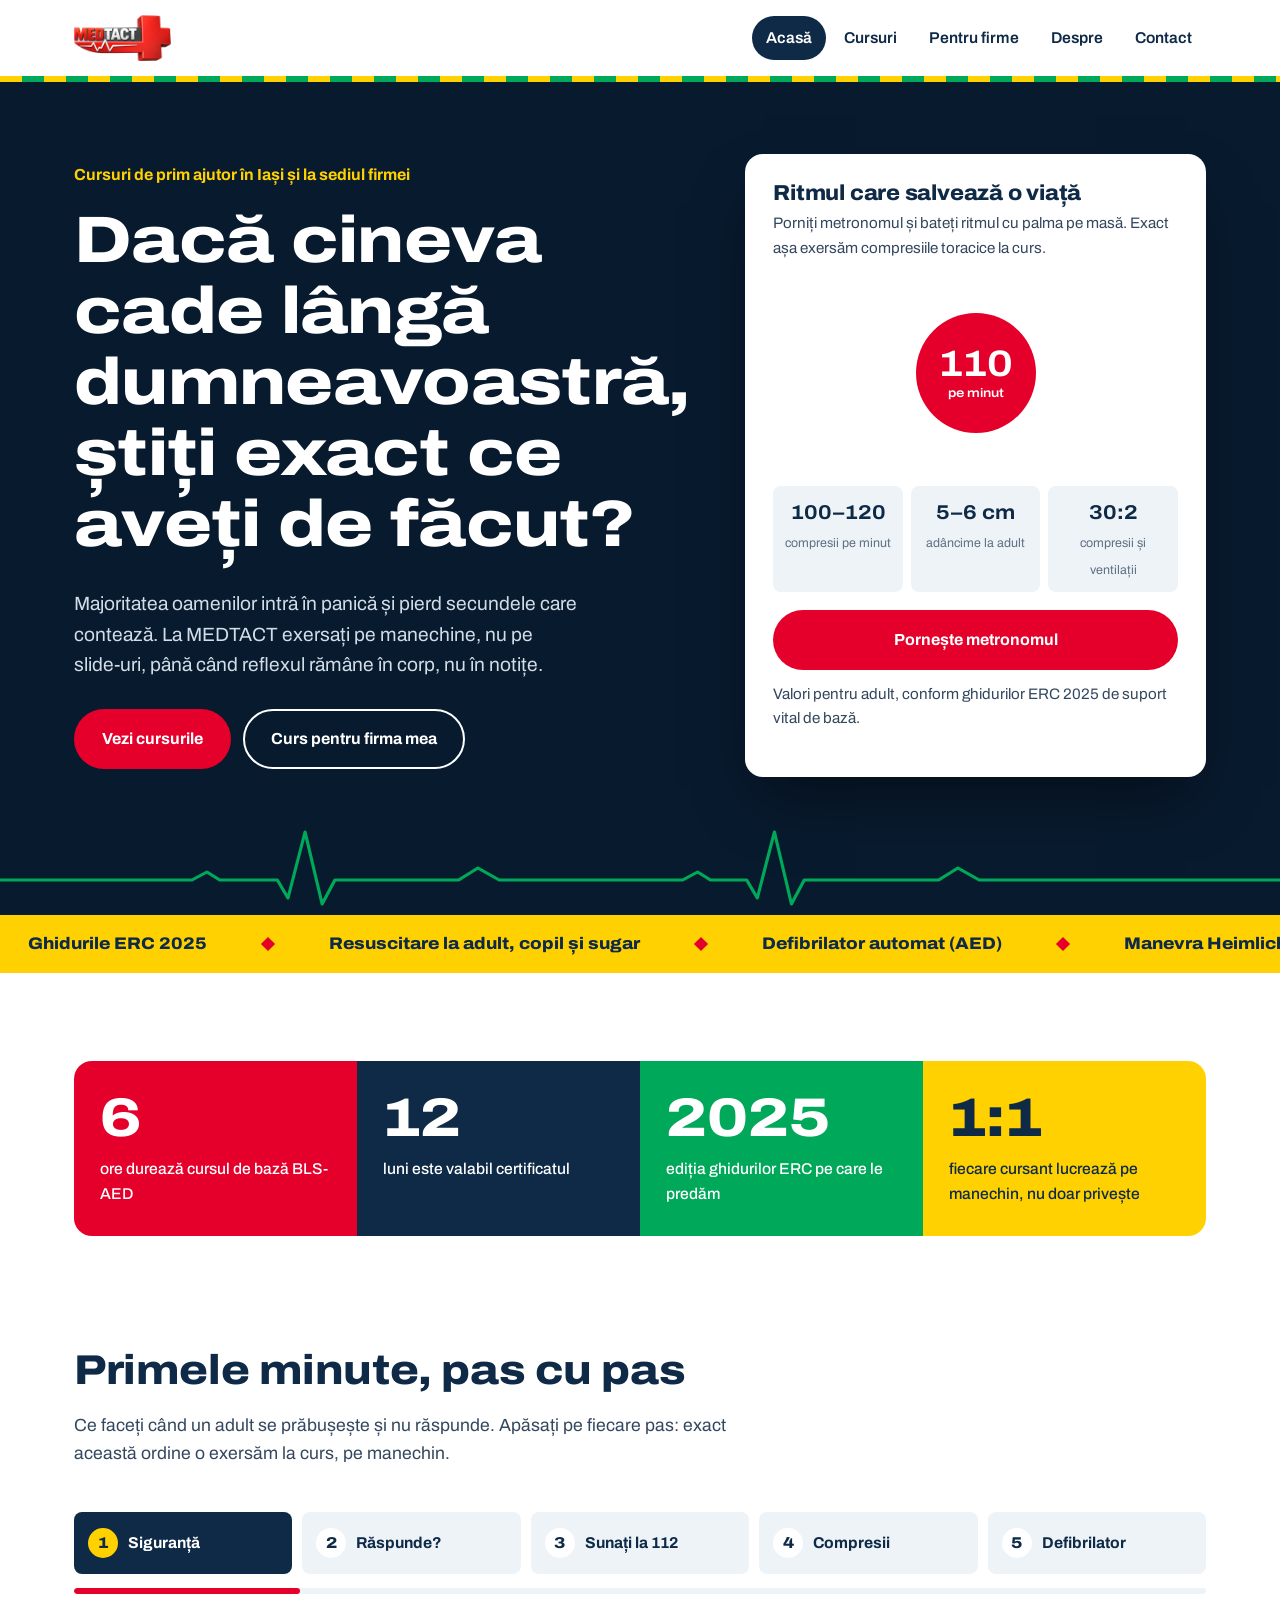
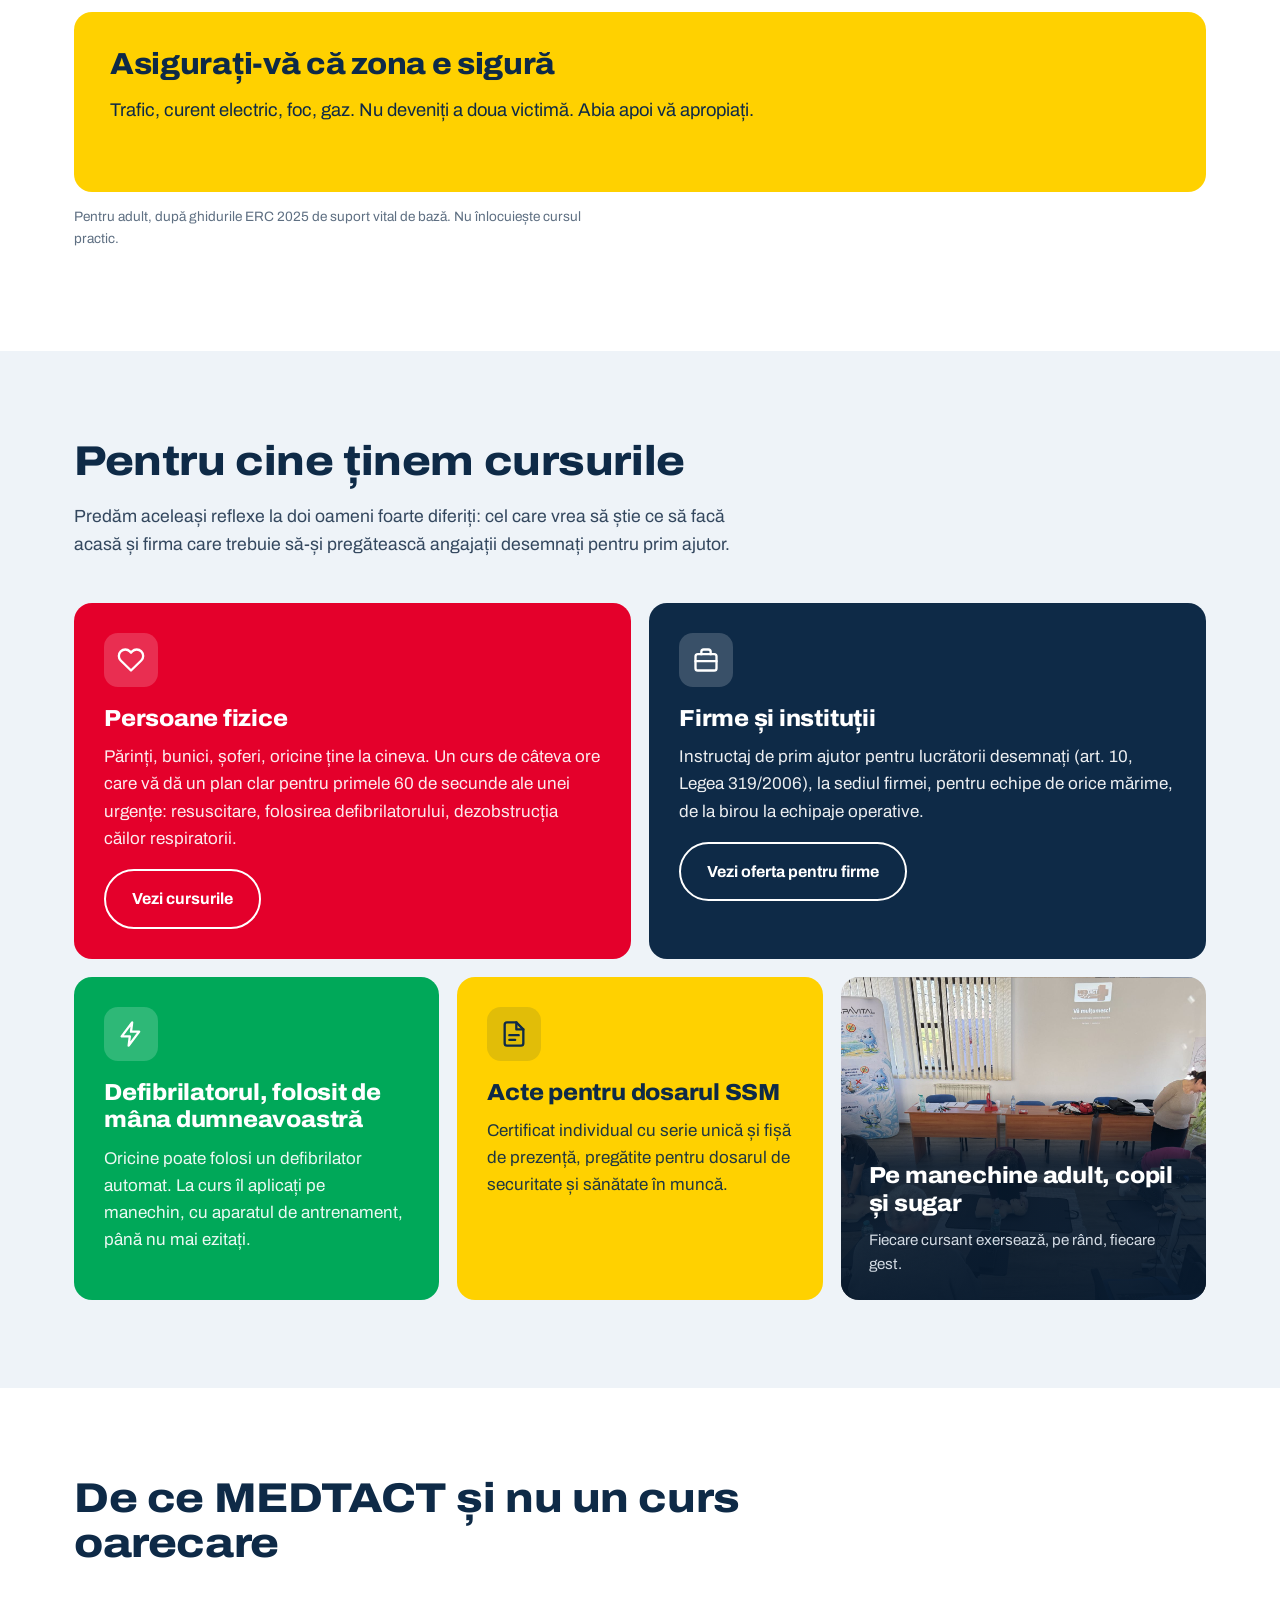
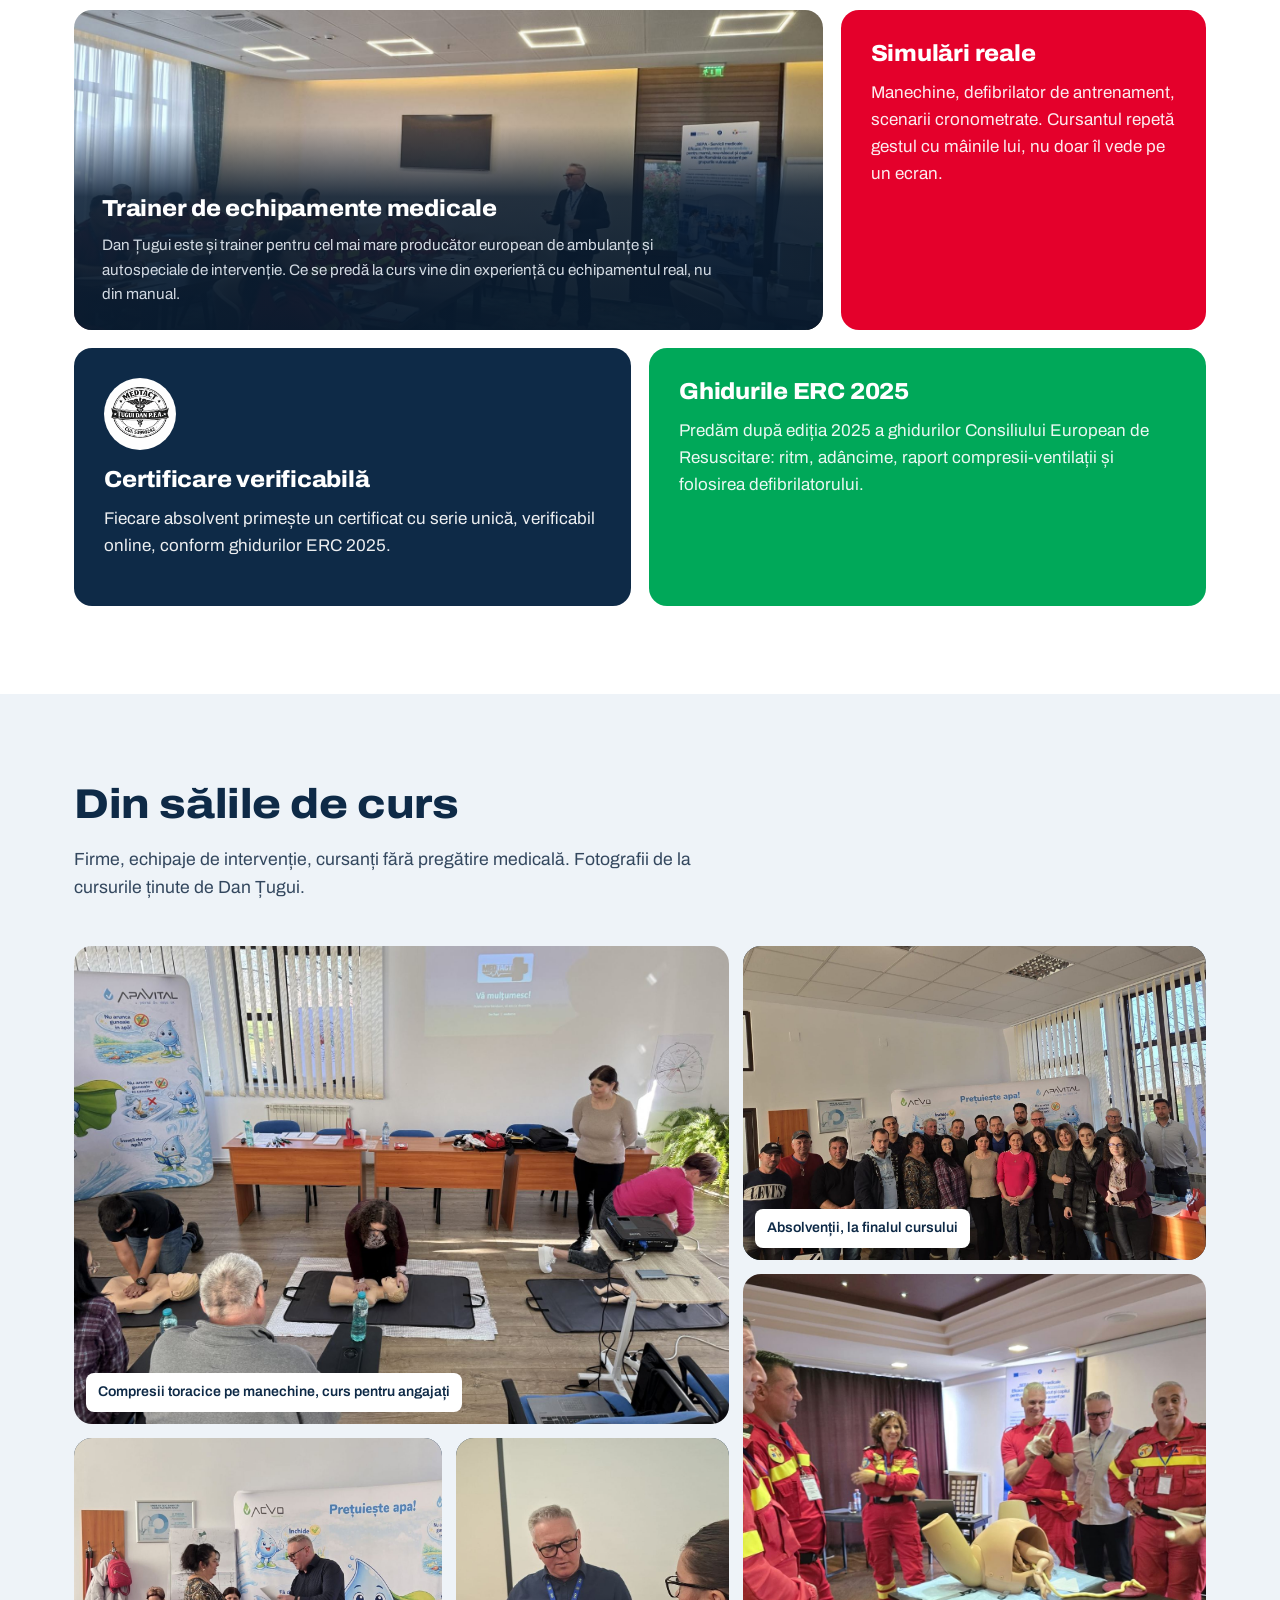
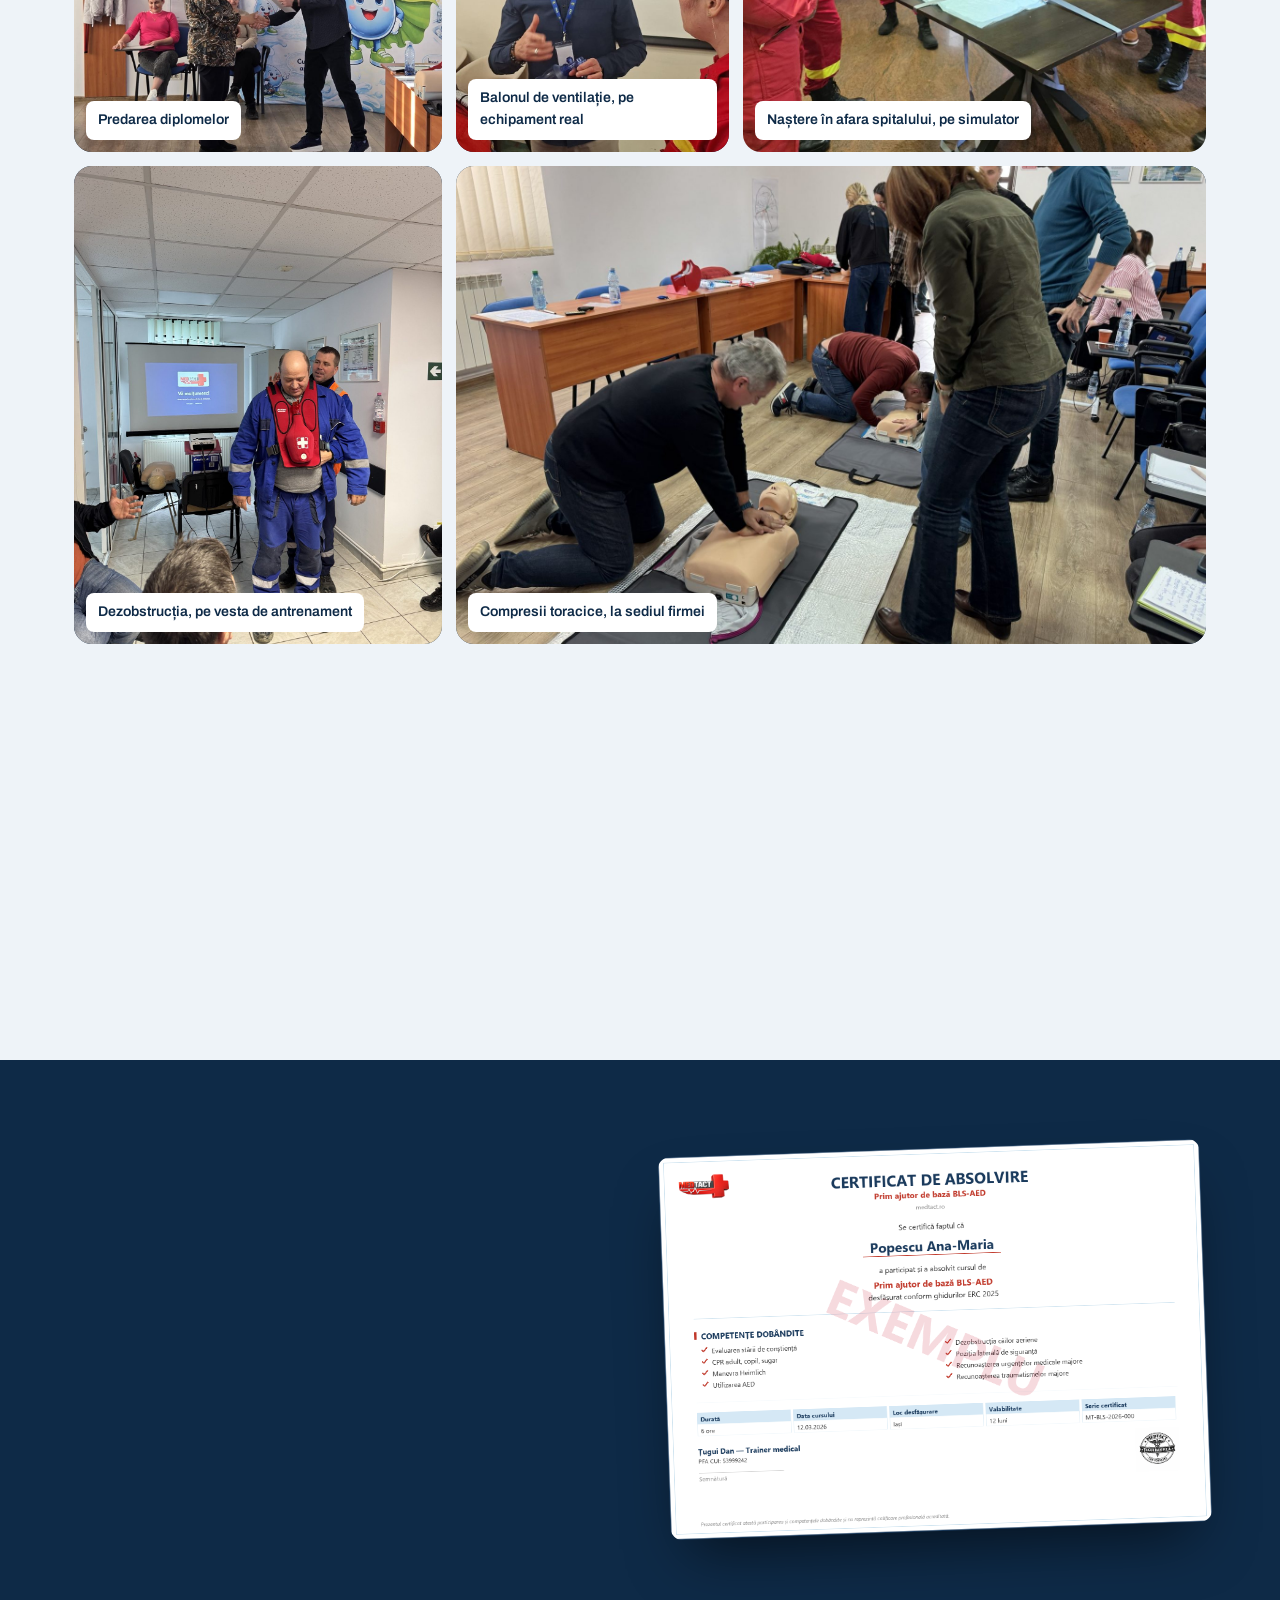
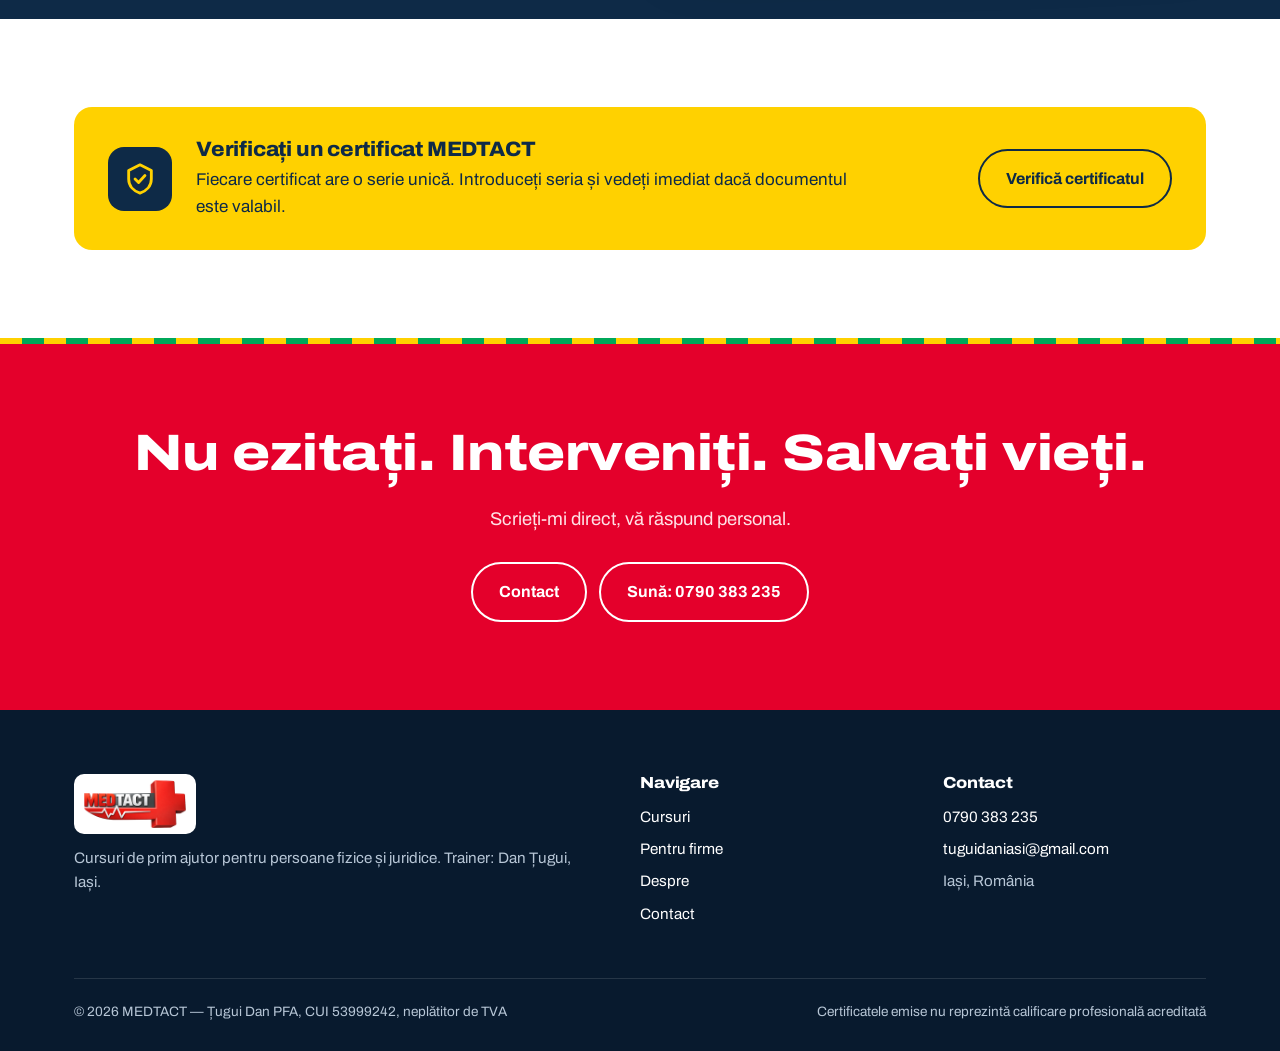
<file: index.html>
<!DOCTYPE html>
<html lang="ro">
<head>
<meta charset="UTF-8">
<meta name="viewport" content="width=device-width, initial-scale=1.0">
<title>MEDTACT — Cursuri de prim ajutor pentru persoane și firme | Iași</title>
<meta name="description" content="Cursuri de prim ajutor cu simulări reale, nu PowerPoint. Pentru persoane fizice și firme, susținute de Dan Țugui, formator și trainer medical în Iași.">
<link rel="canonical" href="https://medtact.ro/">
<meta property="og:type" content="website">
<meta property="og:site_name" content="MEDTACT">
<meta property="og:locale" content="ro_RO">
<meta property="og:title" content="MEDTACT — Cursuri de prim ajutor pentru persoane și firme | Iași">
<meta property="og:description" content="Cursuri de prim ajutor cu simulări reale, nu PowerPoint. Pentru persoane fizice și firme, susținute de Dan Țugui, formator și trainer medical în Iași.">
<meta property="og:url" content="https://medtact.ro/">
<meta property="og:image" content="https://medtact.ro/assets/og-image.png">
<meta property="og:image:width" content="1200">
<meta property="og:image:height" content="630">
<meta name="twitter:card" content="summary_large_image">
<meta name="twitter:title" content="MEDTACT — Cursuri de prim ajutor pentru persoane și firme | Iași">
<meta name="twitter:description" content="Cursuri de prim ajutor cu simulări reale, nu PowerPoint. Pentru persoane fizice și firme, susținute de Dan Țugui, formator și trainer medical în Iași.">
<meta name="twitter:image" content="https://medtact.ro/assets/og-image.png">
<link rel="icon" href="assets/favicon.ico">
<link rel="stylesheet" href="assets/style.css?v=6">
<script type="application/ld+json">
{
  "@context": "https://schema.org",
  "@type": "EducationalOrganization",
  "name": "MEDTACT",
  "url": "https://medtact.ro/",
  "logo": "https://medtact.ro/assets/logo-cropped.png",
  "image": "https://medtact.ro/assets/og-image.png",
  "description": "Cursuri de prim ajutor cu simulări reale, pentru persoane fizice și firme, susținute de Dan Țugui, formator și trainer medical în Iași.",
  "telephone": "+40790383235",
  "email": "tuguidaniasi@gmail.com",
  "founder": {
    "@type": "Person",
    "name": "Dan Țugui"
  },
  "address": {
    "@type": "PostalAddress",
    "addressLocality": "Iași",
    "addressCountry": "RO"
  },
  "areaServed": "Iași"
}
</script>
</head>
<body>

<header class="site-header">
  <div class="wrap">
    <a href="index.html" class="brand">
      <img src="assets/logo-cropped.png" alt="MEDTACT">
    </a>
    <nav class="main-nav">
      <ul>
        <li><a href="index.html" class="active">Acasă</a></li>
        <li><a href="cursuri.html">Cursuri</a></li>
        <li><a href="firme.html">Pentru firme</a></li>
        <li><a href="despre.html">Despre</a></li>
        <li><a href="contact.html">Contact</a></li>
      </ul>
    </nav>
    <button class="nav-toggle" aria-label="Meniu">☰</button>
  </div>
</header>

<section class="hero hero-photo">
  <div class="hero-slides" aria-hidden="true">
    <span style="background-image:url('assets/curs-firma-rcp.jpg');"></span>
    <span style="background-image:url('assets/curs-prezentare.jpg');"></span>
    <span style="background-image:url('assets/curs-simulator-nastere.jpg');"></span>
  </div>
  <div class="wrap">
    <div class="hero-grid">
      <div>
        <p class="eyebrow">Cursuri de prim ajutor în Iași și la sediul firmei</p>
        <h1>Dacă cineva cade lângă dumneavoastră, știți exact ce aveți de făcut?</h1>
        <p class="lead">Majoritatea oamenilor intră în panică și pierd secundele care contează. La MEDTACT exersați pe manechine, nu pe slide-uri, până când reflexul rămâne în corp, nu în notițe.</p>
        <div class="btn-row">
          <a href="cursuri.html" class="btn btn-primary">Vezi cursurile</a>
          <a href="firme.html" class="btn btn-outline">Curs pentru firma mea</a>
        </div>
      </div>
      <aside class="metronome" id="metronom" aria-labelledby="metronom-titlu">
        <h2 id="metronom-titlu">Ritmul care salvează o viață</h2>
        <p>Porniți metronomul și bateți ritmul cu palma pe masă. Exact așa exersăm compresiile toracice la curs.</p>
        <div class="pulse-stage" aria-hidden="true">
          <span class="pulse-ring"></span>
          <div class="pulse"><div><b>110</b><small>pe minut</small></div></div>
        </div>
        <div class="metro-facts">
          <div><strong>100–120</strong><span>compresii pe minut</span></div>
          <div><strong>5–6 cm</strong><span>adâncime la adult</span></div>
          <div><strong>30:2</strong><span>compresii și ventilații</span></div>
        </div>
        <button type="button" class="btn btn-primary" id="metronom-btn" aria-pressed="false">Pornește metronomul</button>
        <p class="metro-source">Valori pentru adult, conform ghidurilor ERC 2025 de suport vital de bază.</p>
      </aside>
    </div>
  </div>
  <svg class="ecg" viewBox="0 0 1200 90" preserveAspectRatio="none" aria-hidden="true">
    <path d="M0 55 H180 l14 -8 l12 8 H260 l10 18 l16 -66 l16 72 l12 -24 H430 l18 -12 l20 12 H640 l14 -8 l12 8 H700 l10 18 l16 -66 l16 72 l12 -24 H880 l18 -12 l20 12 H1200"/>
  </svg>
</section>

<div class="ticker" aria-label="Ce acoperă cursurile">
  <ul class="ticker-track"><li>Ghidurile ERC 2025</li><li>Resuscitare la adult, copil și sugar</li><li>Defibrilator automat (AED)</li><li>Manevra Heimlich</li><li>Poziția laterală de siguranță</li><li>Art. 10, Legea 319/2006</li><li>Certificat cu serie unică, verificabil online</li><li>Curs la sediul firmei</li></ul>
  <ul class="ticker-track" aria-hidden="true"><li>Ghidurile ERC 2025</li><li>Resuscitare la adult, copil și sugar</li><li>Defibrilator automat (AED)</li><li>Manevra Heimlich</li><li>Poziția laterală de siguranță</li><li>Art. 10, Legea 319/2006</li><li>Certificat cu serie unică, verificabil online</li><li>Curs la sediul firmei</li></ul>
</div>


<section>
  <div class="wrap">
    <div class="stats">
      <div class="stat"><div class="num" data-count="6">6</div><div class="label">ore durează cursul de bază BLS-AED</div></div>
      <div class="stat"><div class="num" data-count="12">12</div><div class="label">luni este valabil certificatul</div></div>
      <div class="stat"><div class="num">2025</div><div class="label">ediția ghidurilor ERC pe care le predăm</div></div>
      <div class="stat"><div class="num">1:1</div><div class="label">fiecare cursant lucrează pe manechin, nu doar privește</div></div>
    </div>
  </div>
</section>

<section class="first-minutes" id="primele-minute">
  <div class="wrap">
    <div class="section-head">
      <h2>Primele minute, pas cu pas</h2>
      <p>Ce faceți când un adult se prăbușește și nu răspunde. Apăsați pe fiecare pas: exact această ordine o exersăm la curs, pe manechin.</p>
    </div>
    <div class="fm" data-steps>
      <ol class="fm-tabs" role="tablist">
        <li><button role="tab" aria-selected="true" aria-controls="pas-1" id="tab-1"><span>1</span>Siguranță</button></li>
        <li><button role="tab" aria-selected="false" aria-controls="pas-2" id="tab-2" tabindex="-1"><span>2</span>Răspunde?</button></li>
        <li><button role="tab" aria-selected="false" aria-controls="pas-3" id="tab-3" tabindex="-1"><span>3</span>Sunați la 112</button></li>
        <li><button role="tab" aria-selected="false" aria-controls="pas-4" id="tab-4" tabindex="-1"><span>4</span>Compresii</button></li>
        <li><button role="tab" aria-selected="false" aria-controls="pas-5" id="tab-5" tabindex="-1"><span>5</span>Defibrilator</button></li>
      </ol>
      <div class="fm-progress" aria-hidden="true"><i></i></div>
      <div class="fm-panel box-yellow" role="tabpanel" id="pas-1" aria-labelledby="tab-1">
        <h3>Asigurați-vă că zona e sigură</h3>
        <p>Trafic, curent electric, foc, gaz. Nu deveniți a doua victimă. Abia apoi vă apropiați.</p>
      </div>
      <div class="fm-panel box-navy" role="tabpanel" id="pas-2" aria-labelledby="tab-2" hidden>
        <h3>Verificați dacă răspunde</h3>
        <p>Scuturați ușor de umeri și întrebați tare: Mă auziți? Dacă nu răspunde și nu respiră normal, tratați situația ca stop cardiac.</p>
      </div>
      <div class="fm-panel box-red" role="tabpanel" id="pas-3" aria-labelledby="tab-3" hidden>
        <h3>Sunați la 112, cu telefonul pe difuzor</h3>
        <p>Sunați cât mai repede. Cât timp așteptați răspunsul, verificați respirația. Dispecerul vă poate ghida dacă nu sunteți sigur.</p>
      </div>
      <div class="fm-panel box-red" role="tabpanel" id="pas-4" aria-labelledby="tab-4" hidden>
        <h3>Începeți compresiile toracice</h3>
        <p>În centrul pieptului, 100–120 pe minut, 5–6 cm adâncime, cu întreruperi cât mai scurte. Folosiți metronomul de mai sus ca să prindeți ritmul.</p>
      </div>
      <div class="fm-panel box-green" role="tabpanel" id="pas-5" aria-labelledby="tab-5" hidden>
        <h3>Cereți un defibrilator și folosiți-l</h3>
        <p>Oricine poate folosi un defibrilator automat. Porniți aparatul și urmați instrucțiunile vocale. Continuați compresiile până preia echipajul.</p>
      </div>
      <p class="fm-source">Pentru adult, după ghidurile ERC 2025 de suport vital de bază. Nu înlocuiește cursul practic.</p>
    </div>
  </div>
</section>


<section class="alt">
  <div class="wrap">
    <div class="section-head">
      <h2>Pentru cine ținem cursurile</h2>
      <p>Predăm aceleași reflexe la doi oameni foarte diferiți: cel care vrea să știe ce să facă acasă și firma care trebuie să-și pregătească angajații desemnați pentru prim ajutor.</p>
    </div>
    <div class="bento">
      <div class="box box-red span-3">
        <div class="box-icon"><svg viewBox="0 0 24 24" fill="none" stroke="currentColor" stroke-width="2" stroke-linecap="round" stroke-linejoin="round"><path d="M20.8 4.6a5.5 5.5 0 0 0-7.8 0L12 5.7l-1-1.1a5.5 5.5 0 0 0-7.8 7.8L12 21l8.8-8.6a5.5 5.5 0 0 0 0-7.8z"/></svg></div>
        <h3>Persoane fizice</h3>
        <p>Părinți, bunici, șoferi, oricine ține la cineva. Un curs de câteva ore care vă dă un plan clar pentru primele 60 de secunde ale unei urgențe: resuscitare, folosirea defibrilatorului, dezobstrucția căilor respiratorii.</p>
        <a href="cursuri.html" class="btn btn-outline">Vezi cursurile</a>
      </div>
      <div class="box box-navy span-3">
        <div class="box-icon"><svg viewBox="0 0 24 24" fill="none" stroke="currentColor" stroke-width="2" stroke-linecap="round" stroke-linejoin="round"><rect x="3" y="7" width="18" height="14" rx="2"/><path d="M8 7V5a2 2 0 0 1 2-2h4a2 2 0 0 1 2 2v2M3 13h18"/></svg></div>
        <h3>Firme și instituții</h3>
        <p>Instructaj de prim ajutor pentru lucrătorii desemnați (art. 10, Legea 319/2006), la sediul firmei, pentru echipe de orice mărime, de la birou la echipaje operative.</p>
        <a href="firme.html" class="btn btn-outline">Vezi oferta pentru firme</a>
      </div>
      <div class="box box-green span-2">
        <div class="box-icon"><svg viewBox="0 0 24 24" fill="none" stroke="currentColor" stroke-width="2" stroke-linecap="round" stroke-linejoin="round"><path d="M13 2L4 14h7l-1 8 9-12h-7z"/></svg></div>
        <h3>Defibrilatorul, folosit de mâna dumneavoastră</h3>
        <p>Oricine poate folosi un defibrilator automat. La curs îl aplicați pe manechin, cu aparatul de antrenament, până nu mai ezitați.</p>
      </div>
      <div class="box box-yellow span-2">
        <div class="box-icon"><svg viewBox="0 0 24 24" fill="none" stroke="currentColor" stroke-width="2" stroke-linecap="round" stroke-linejoin="round"><path d="M14 2H6a2 2 0 0 0-2 2v16a2 2 0 0 0 2 2h12a2 2 0 0 0 2-2V8z"/><path d="M14 2v6h6M8 13h8M8 17h5"/></svg></div>
        <h3>Acte pentru dosarul SSM</h3>
        <p>Certificat individual cu serie unică și fișă de prezență, pregătite pentru dosarul de securitate și sănătate în muncă.</p>
      </div>
      <div class="box box-photo span-2" style="background-image:url('assets/curs-firma-practica.jpg');">
        <div class="box-caption"><h3>Pe manechine adult, copil și sugar</h3><p>Fiecare cursant exersează, pe rând, fiecare gest.</p></div>
      </div>
    </div>
  </div>
</section>

<section>
  <div class="wrap">
    <div class="section-head">
      <h2>De ce MEDTACT și nu un curs oarecare</h2>
    </div>
    <div class="bento">
      <div class="box box-photo span-4" style="background-image:url('assets/curs-prezentare.jpg');background-position:65% center;">
        <div class="box-caption"><h3>Trainer de echipamente medicale</h3><p>Dan Țugui este și trainer pentru cel mai mare producător european de ambulanțe și autospeciale de intervenție. Ce se predă la curs vine din experiență cu echipamentul real, nu din manual.</p></div>
      </div>
      <div class="box box-red span-2">
        <h3>Simulări reale</h3>
        <p>Manechine, defibrilator de antrenament, scenarii cronometrate. Cursantul repetă gestul cu mâinile lui, nu doar îl vede pe un ecran.</p>
      </div>
      <div class="box box-navy span-3">
        <img src="assets/seal-medtact.png" alt="Ștampilă MEDTACT — Țugui Dan PFA" width="72" height="72" style="margin-bottom:16px;background:#fff;border-radius:50%;">
        <h3>Certificare verificabilă</h3>
        <p>Fiecare absolvent primește un certificat cu serie unică, verificabil online, conform ghidurilor ERC 2025.</p>
      </div>
      <div class="box box-green span-3">
        <h3>Ghidurile ERC 2025</h3>
        <p>Predăm după ediția 2025 a ghidurilor Consiliului European de Resuscitare: ritm, adâncime, raport compresii-ventilații și folosirea defibrilatorului.</p>
      </div>
    </div>
  </div>
</section>

<section class="alt">
  <div class="wrap">
    <div class="section-head">
      <h2>Din sălile de curs</h2>
      <p>Firme, echipaje de intervenție, cursanți fără pregătire medicală. Fotografii de la cursurile ținute de Dan Țugui.</p>
    </div>
    <div class="gallery">
      <figure class="g-a"><img src="assets/curs-firma-rcp.jpg" alt="Cursanți care exersează compresii toracice pe manechine adult și sugar" loading="lazy"><figcaption>Compresii toracice pe manechine, curs pentru angajați</figcaption></figure>
      <figure class="g-b"><img src="assets/grup-absolventi-firma.jpg" alt="Grup de absolvenți la finalul cursului de prim ajutor" loading="lazy" style="object-position:center 60%;"><figcaption>Absolvenții, la finalul cursului</figcaption></figure>
      <figure class="g-c"><img src="assets/curs-simulator-nastere.jpg" alt="Echipaj de intervenție care exersează pe un simulator de naștere" loading="lazy"><figcaption>Naștere în afara spitalului, pe simulator</figcaption></figure>
      <figure class="g-d"><img src="assets/curs-predare-diploma.jpg" alt="Dan Țugui înmânează diploma unei cursante" loading="lazy" style="object-position:center 42%;"><figcaption>Predarea diplomelor</figcaption></figure>
      <figure class="g-e"><img src="assets/curs-balon-ventilatie.jpg" alt="Dan Țugui explică folosirea balonului de ventilație" loading="lazy" style="object-position:55% center;"><figcaption>Balonul de ventilație, pe echipament real</figcaption></figure>
      <figure class="g-f"><img src="assets/curs-vesta-dezobstructie.jpg" alt="Cursant care exersează manevra Heimlich pe un coleg care poartă vesta de antrenament pentru dezobstrucție" loading="lazy" style="object-position:center 45%;"><figcaption>Dezobstrucția, pe vesta de antrenament</figcaption></figure>
      <figure class="g-g"><img src="assets/curs-compresii-sediu.jpg" alt="Angajați care exersează compresii toracice pe manechine, la sediul firmei" loading="lazy" style="object-position:center 60%;"><figcaption>Compresii toracice, la sediul firmei</figcaption></figure>
      <figure class="g-h"><img src="assets/absolventi-certificate-1.jpg" alt="Grup de angajați cu certificatele, la finalul cursului de prim ajutor" loading="lazy" style="object-position:center 45%;"><figcaption>Absolvenții, cu certificatele</figcaption></figure>
      <figure class="g-i"><img src="assets/absolventi-certificate-2.jpg" alt="Dan Țugui împreună cu cursanții, la finalul cursului" loading="lazy" style="object-position:center 40%;"><figcaption>Fotografie de grup după curs</figcaption></figure>
      <figure class="g-j"><img src="assets/absolventi-certificate-3.jpg" alt="Dan Țugui împreună cu cursanții, lângă manechin și defibrilatorul de antrenament" loading="lazy" style="object-position:center 40%;"><figcaption>Final de curs, cu certificatele</figcaption></figure>
    </div>
  </div>
</section>

<section class="dark">
  <div class="wrap">
    <div class="grid grid-2" style="align-items:center;gap:48px;">
      <div class="section-head" style="margin-bottom:0;">
        <h2>Certificatul contează la un control SSM</h2>
        <p>Absolvenții primesc certificat cu serie unică (ex: MT-BLS-2026-001), verificabil online. Util pentru dosarul de securitate și sănătate în muncă al firmei, nu doar o hârtie de perete.</p>
        <a href="firme.html" class="btn btn-primary">Cere ofertă pentru firmă</a>
      </div>
      <div>
        <img src="assets/certificat-exemplu.png" alt="Exemplu de certificat MEDTACT de absolvire a cursului de prim ajutor BLS-AED" style="width:100%;height:auto;border-radius:12px;box-shadow:0 30px 60px -20px rgba(0,0,0,.6);transform:rotate(-2deg);">
      </div>
    </div>
  </div>
</section>

<section>
  <div class="wrap">
    <div class="verify-box">
      <div>
        <h3>Verificați un certificat MEDTACT</h3>
        <p>Fiecare certificat are o serie unică. Introduceți seria și vedeți imediat dacă documentul este valabil.</p>
      </div>
      <a href="https://tuguidaniasi-wq.github.io/medtact-verify/" class="btn btn-outline-dark" target="_blank" rel="noopener">Verifică certificatul</a>
    </div>
  </div>
</section>

<section class="cta-banner">
  <div class="wrap">
    <h2>Nu ezitați. Interveniți. Salvați vieți.</h2>
    <p>Scrieți-mi direct, vă răspund personal.</p>
    <div class="btn-row">
      <a href="contact.html" class="btn btn-outline">Contact</a>
      <a href="tel:0790383235" class="btn btn-outline">Sună: 0790 383 235</a>
    </div>
  </div>
</section>

<footer class="site-footer">
  <div class="wrap">
    <div class="footer-grid">
      <div>
        <img src="assets/logo-cropped.png" alt="MEDTACT" style="height:36px;margin-bottom:12px;">
        <p>Cursuri de prim ajutor pentru persoane fizice și juridice. Trainer: Dan Țugui, Iași.</p>
      </div>
      <div>
        <h4>Navigare</h4>
        <ul>
          <li><a href="cursuri.html">Cursuri</a></li>
          <li><a href="firme.html">Pentru firme</a></li>
          <li><a href="despre.html">Despre</a></li>
          <li><a href="contact.html">Contact</a></li>
        </ul>
      </div>
      <div>
        <h4>Contact</h4>
        <ul>
          <li><a href="tel:0790383235">0790 383 235</a></li>
          <li><a href="mailto:tuguidaniasi@gmail.com">tuguidaniasi@gmail.com</a></li>
          <li>Iași, România</li>
        </ul>
      </div>
    </div>
    <div class="footer-bottom">
      <span>© 2026 MEDTACT — Țugui Dan PFA, CUI 53999242, neplătitor de TVA</span>
      <span>Certificatele emise nu reprezintă calificare profesională acreditată</span>
    </div>
  </div>
</footer>


<a class="call-fab" href="tel:0790383235" aria-label="Sunați la 0790 383 235">Sună acum</a>
<dialog class="lightbox" aria-label="Fotografie mărită"><button class="lightbox-close" aria-label="Închide">×</button><img alt=""><p></p></dialog>
<script src="assets/main.js?v=4"></script>
</body>
</html>
</file>
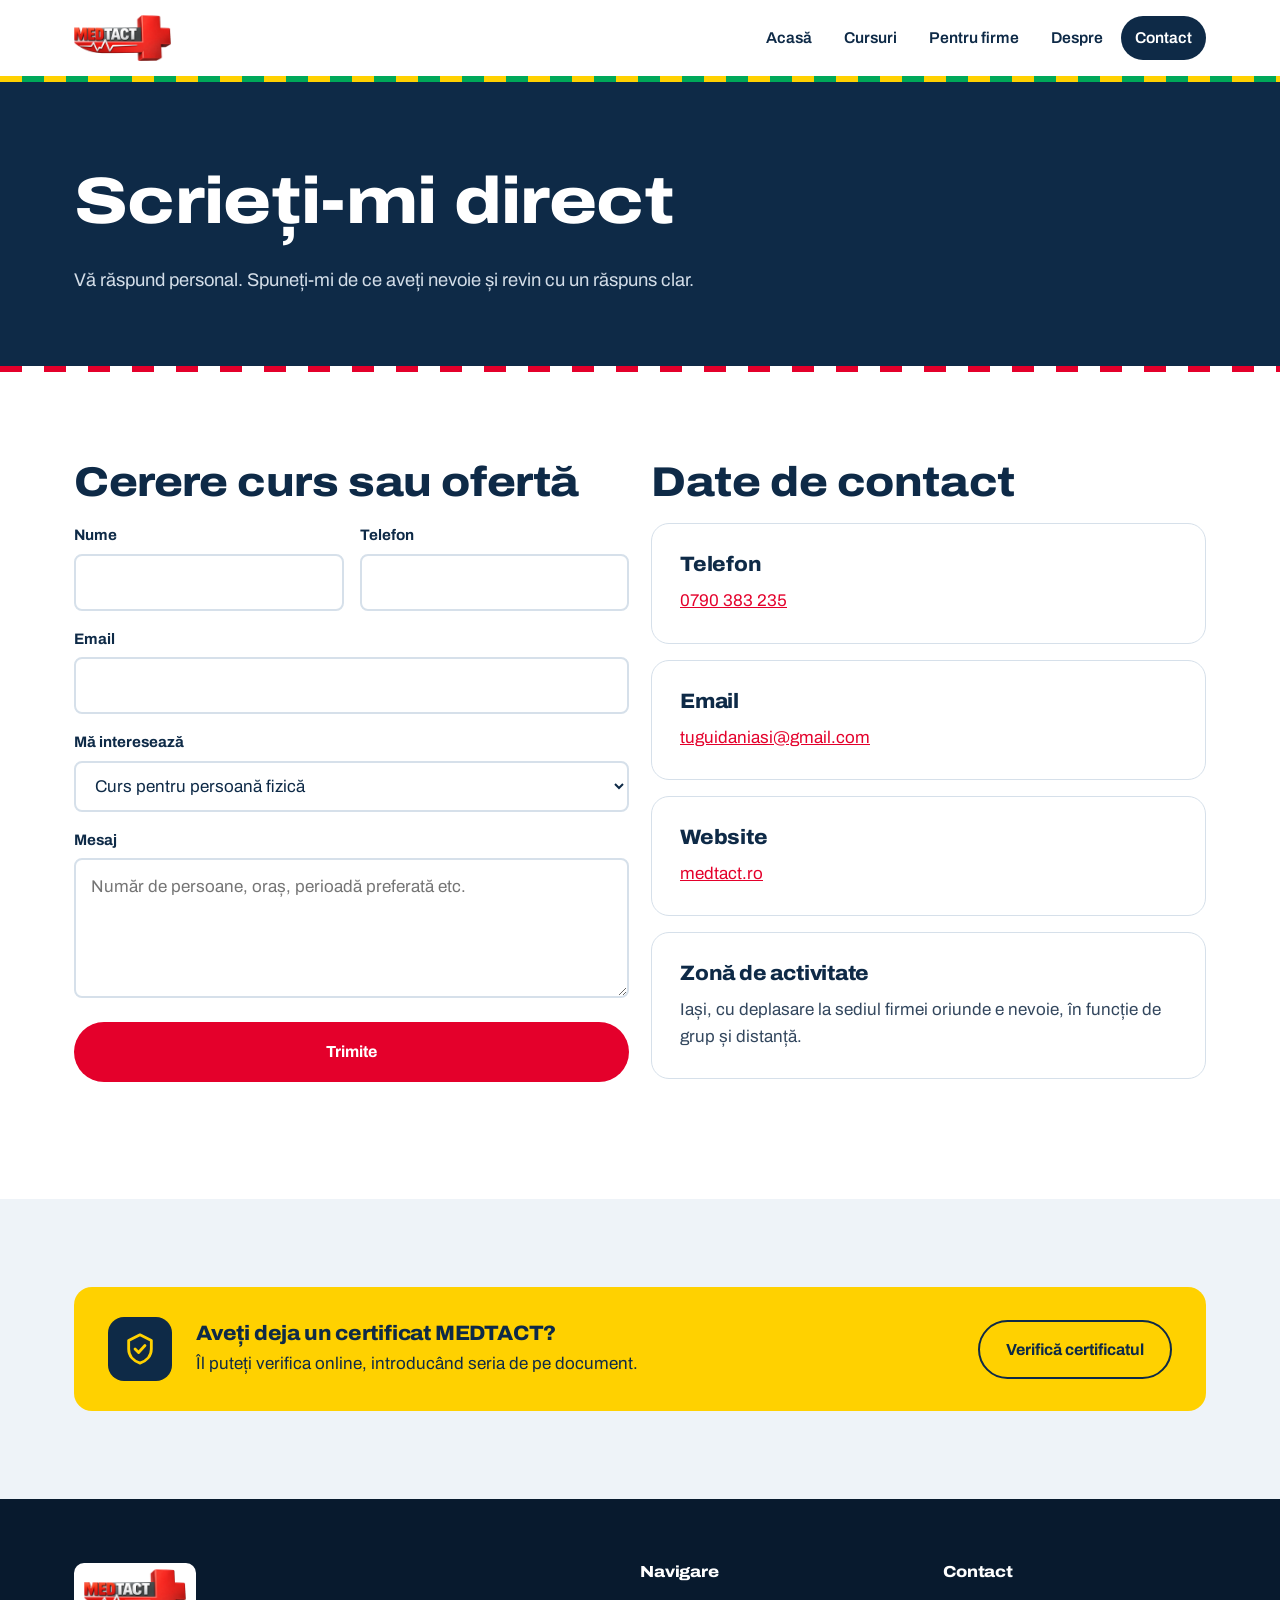
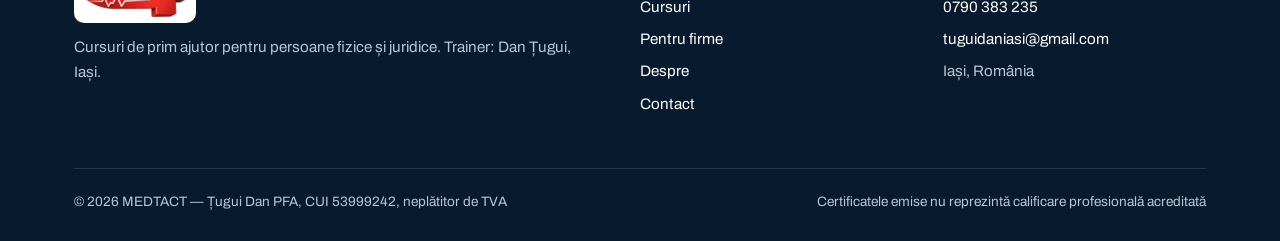
<file: contact.html>
<!DOCTYPE html>
<html lang="ro">
<head>
<meta charset="UTF-8">
<meta name="viewport" content="width=device-width, initial-scale=1.0">
<title>Contact — MEDTACT</title>
<meta name="description" content="Contactați MEDTACT pentru un curs de prim ajutor, individual sau pentru firmă. Telefon, email și formular de cerere ofertă.">
<link rel="canonical" href="https://medtact.ro/contact.html">
<meta property="og:type" content="website">
<meta property="og:site_name" content="MEDTACT">
<meta property="og:locale" content="ro_RO">
<meta property="og:title" content="Contact — MEDTACT">
<meta property="og:description" content="Contactați MEDTACT pentru un curs de prim ajutor, individual sau pentru firmă. Telefon, email și formular de cerere ofertă.">
<meta property="og:url" content="https://medtact.ro/contact.html">
<meta property="og:image" content="https://medtact.ro/assets/og-image.png">
<meta property="og:image:width" content="1200">
<meta property="og:image:height" content="630">
<meta name="twitter:card" content="summary_large_image">
<meta name="twitter:title" content="Contact — MEDTACT">
<meta name="twitter:description" content="Contactați MEDTACT pentru un curs de prim ajutor, individual sau pentru firmă. Telefon, email și formular de cerere ofertă.">
<meta name="twitter:image" content="https://medtact.ro/assets/og-image.png">
<link rel="icon" href="assets/favicon.ico">
<link rel="stylesheet" href="assets/style.css?v=6">
</head>
<body>

<header class="site-header">
  <div class="wrap">
    <a href="index.html" class="brand">
      <img src="assets/logo-cropped.png" alt="MEDTACT">
    </a>
    <nav class="main-nav">
      <ul>
        <li><a href="index.html">Acasă</a></li>
        <li><a href="cursuri.html">Cursuri</a></li>
        <li><a href="firme.html">Pentru firme</a></li>
        <li><a href="despre.html">Despre</a></li>
        <li><a href="contact.html" class="active">Contact</a></li>
      </ul>
    </nav>
    <button class="nav-toggle" aria-label="Meniu">☰</button>
  </div>
</header>

<section class="page-hero">
  <div class="wrap">
    <h1>Scrieți-mi direct</h1>
    <p>Vă răspund personal. Spuneți-mi de ce aveți nevoie și revin cu un răspuns clar.</p>
  </div>
</section>

<section>
  <div class="wrap">
    <div class="grid grid-2">
      <div>
        <h2>Cerere curs sau ofertă</h2>
        <form class="contact-form" action="#" method="post">
          <div class="form-row-2">
            <div>
              <label for="nume">Nume</label>
              <input type="text" id="nume" name="Nume" required>
            </div>
            <div>
              <label for="telefon">Telefon</label>
              <input type="tel" id="telefon" name="Telefon" required>
            </div>
          </div>
          <div>
            <label for="email">Email</label>
            <input type="email" id="email" name="Email" required>
          </div>
          <div>
            <label for="tip">Mă interesează</label>
            <select id="tip" name="Tip solicitare">
              <option>Curs pentru persoană fizică</option>
              <option>Curs pentru firmă / angajați</option>
              <option>Verificare certificat</option>
              <option>Altceva</option>
            </select>
          </div>
          <div>
            <label for="mesaj">Mesaj</label>
            <textarea id="mesaj" name="Mesaj" placeholder="Număr de persoane, oraș, perioadă preferată etc."></textarea>
          </div>
          <button type="submit" class="btn btn-primary">Trimite</button>
          <p class="form-status" style="font-size:0.85rem;color:var(--gray);"></p>
        </form>
      </div>

      <div>
        <h2>Date de contact</h2>
        <div class="card" style="margin-bottom:16px;">
          <h3>Telefon</h3>
          <p><a href="tel:0790383235">0790 383 235</a></p>
        </div>
        <div class="card" style="margin-bottom:16px;">
          <h3>Email</h3>
          <p><a href="mailto:tuguidaniasi@gmail.com">tuguidaniasi@gmail.com</a></p>
        </div>
        <div class="card" style="margin-bottom:16px;">
          <h3>Website</h3>
          <p><a href="https://medtact.ro">medtact.ro</a></p>
        </div>
        <div class="card">
          <h3>Zonă de activitate</h3>
          <p>Iași, cu deplasare la sediul firmei oriunde e nevoie, în funcție de grup și distanță.</p>
        </div>
      </div>
    </div>
  </div>
</section>

<section class="alt">
  <div class="wrap">
    <div class="verify-box">
      <div>
        <h3>Aveți deja un certificat MEDTACT?</h3>
      <p>Îl puteți verifica online, introducând seria de pe document.</p>
      </div>
      <a href="https://tuguidaniasi-wq.github.io/medtact-verify/" class="btn btn-outline-dark" target="_blank" rel="noopener">Verifică certificatul</a>
    </div>
  </div>
</section>

<footer class="site-footer">
  <div class="wrap">
    <div class="footer-grid">
      <div>
        <img src="assets/logo-cropped.png" alt="MEDTACT" style="height:36px;margin-bottom:12px;">
        <p>Cursuri de prim ajutor pentru persoane fizice și juridice. Trainer: Dan Țugui, Iași.</p>
      </div>
      <div>
        <h4>Navigare</h4>
        <ul>
          <li><a href="cursuri.html">Cursuri</a></li>
          <li><a href="firme.html">Pentru firme</a></li>
          <li><a href="despre.html">Despre</a></li>
          <li><a href="contact.html">Contact</a></li>
        </ul>
      </div>
      <div>
        <h4>Contact</h4>
        <ul>
          <li><a href="tel:0790383235">0790 383 235</a></li>
          <li><a href="mailto:tuguidaniasi@gmail.com">tuguidaniasi@gmail.com</a></li>
          <li>Iași, România</li>
        </ul>
      </div>
    </div>
    <div class="footer-bottom">
      <span>© 2026 MEDTACT — Țugui Dan PFA, CUI 53999242, neplătitor de TVA</span>
      <span>Certificatele emise nu reprezintă calificare profesională acreditată</span>
    </div>
  </div>
</footer>


<a class="call-fab" href="tel:0790383235" aria-label="Sunați la 0790 383 235">Sună acum</a>
<dialog class="lightbox" aria-label="Fotografie mărită"><button class="lightbox-close" aria-label="Închide">×</button><img alt=""><p></p></dialog>
<script src="assets/main.js?v=4"></script>
</body>
</html>
</file>
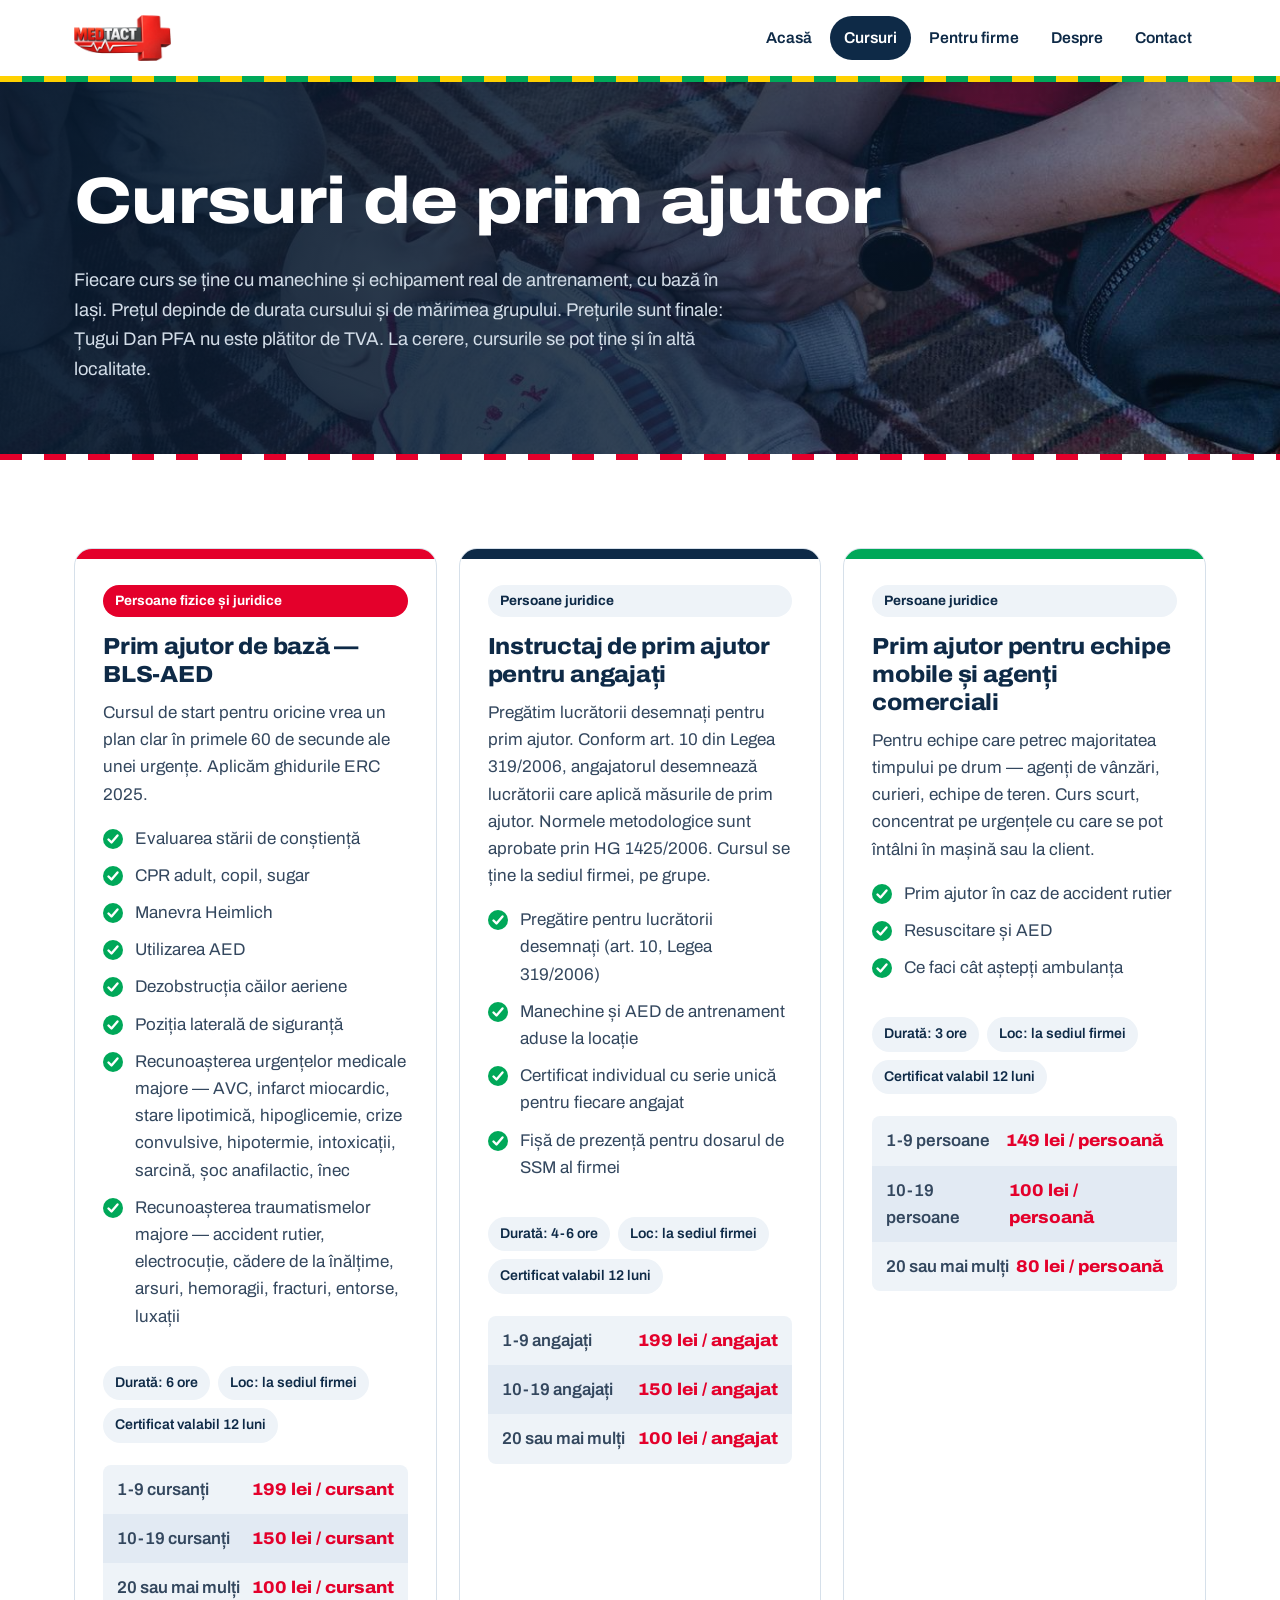
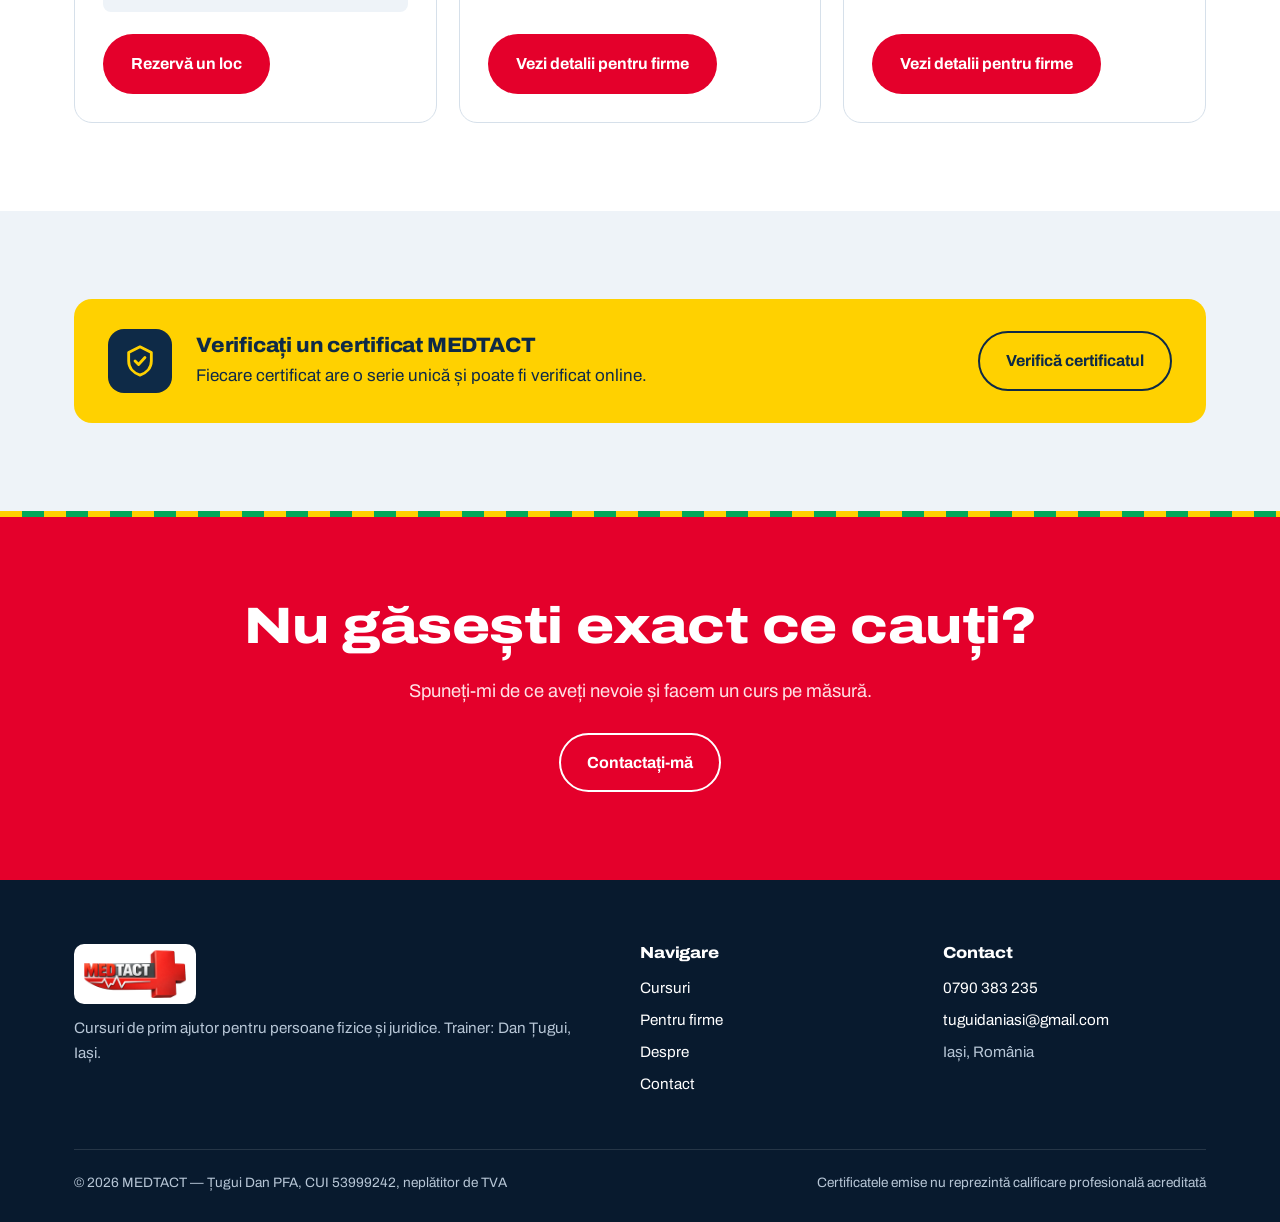
<file: cursuri.html>
<!DOCTYPE html>
<html lang="ro">
<head>
<meta charset="UTF-8">
<meta name="viewport" content="width=device-width, initial-scale=1.0">
<title>Cursuri de prim ajutor — MEDTACT Iași</title>
<meta name="description" content="Cursuri de prim ajutor BLS-AED și instructaj SSM pentru angajați. Durată, conținut și preț pentru fiecare curs MEDTACT.">
<link rel="canonical" href="https://medtact.ro/cursuri.html">
<meta property="og:type" content="website">
<meta property="og:site_name" content="MEDTACT">
<meta property="og:locale" content="ro_RO">
<meta property="og:title" content="Cursuri de prim ajutor — MEDTACT Iași">
<meta property="og:description" content="Cursuri de prim ajutor BLS-AED și instructaj SSM pentru angajați. Durată, conținut și preț pentru fiecare curs MEDTACT.">
<meta property="og:url" content="https://medtact.ro/cursuri.html">
<meta property="og:image" content="https://medtact.ro/assets/og-image.png">
<meta property="og:image:width" content="1200">
<meta property="og:image:height" content="630">
<meta name="twitter:card" content="summary_large_image">
<meta name="twitter:title" content="Cursuri de prim ajutor — MEDTACT Iași">
<meta name="twitter:description" content="Cursuri de prim ajutor BLS-AED și instructaj SSM pentru angajați. Durată, conținut și preț pentru fiecare curs MEDTACT.">
<meta name="twitter:image" content="https://medtact.ro/assets/og-image.png">
<link rel="icon" href="assets/favicon.ico">
<link rel="stylesheet" href="assets/style.css?v=6">
</head>
<body>

<header class="site-header">
  <div class="wrap">
    <a href="index.html" class="brand">
      <img src="assets/logo-cropped.png" alt="MEDTACT">
    </a>
    <nav class="main-nav">
      <ul>
        <li><a href="index.html">Acasă</a></li>
        <li><a href="cursuri.html" class="active">Cursuri</a></li>
        <li><a href="firme.html">Pentru firme</a></li>
        <li><a href="despre.html">Despre</a></li>
        <li><a href="contact.html">Contact</a></li>
      </ul>
    </nav>
    <button class="nav-toggle" aria-label="Meniu">☰</button>
  </div>
</header>

<section class="page-hero page-hero-photo" style="background-image:url('assets/cursuri-cpr-sugar.jpg');">
  <div class="wrap">
    <h1>Cursuri de prim ajutor</h1>
    <p>Fiecare curs se ține cu manechine și echipament real de antrenament, cu bază în Iași. Prețul depinde de durata cursului și de mărimea grupului. Prețurile sunt finale: Țugui Dan PFA nu este plătitor de TVA. La cerere, cursurile se pot ține și în altă localitate.</p>
  </div>
</section>

<section>
  <div class="wrap">
    <div class="grid grid-3">

      <div class="course-card">
        <span class="tag red">Persoane fizice și juridice</span>
        <h3>Prim ajutor de bază — BLS-AED</h3>
        <p>Cursul de start pentru oricine vrea un plan clar în primele 60 de secunde ale unei urgențe. Aplicăm ghidurile ERC 2025.</p>
        <ul class="check-list">
          <li>Evaluarea stării de conștiență</li>
          <li>CPR adult, copil, sugar</li>
          <li>Manevra Heimlich</li>
          <li>Utilizarea AED</li>
          <li>Dezobstrucția căilor aeriene</li>
          <li>Poziția laterală de siguranță</li>
          <li>Recunoașterea urgențelor medicale majore — AVC, infarct miocardic, stare lipotimică, hipoglicemie, crize convulsive, hipotermie, intoxicații, sarcină, șoc anafilactic, înec</li>
          <li>Recunoașterea traumatismelor majore — accident rutier, electrocuție, cădere de la înălțime, arsuri, hemoragii, fracturi, entorse, luxații</li>
        </ul>
        <div class="course-meta">
          <span>Durată: 6 ore</span>
          <span>Loc: la sediul firmei</span>
          <span>Certificat valabil 12 luni</span>
        </div>
        <div class="price-tiers">
          <div class="tier"><span class="tier-range">1-9 cursanți</span><span class="tier-price">199 lei / cursant</span></div>
          <div class="tier"><span class="tier-range">10-19 cursanți</span><span class="tier-price">150 lei / cursant</span></div>
          <div class="tier"><span class="tier-range">20 sau mai mulți</span><span class="tier-price">100 lei / cursant</span></div>
        </div>
        <a href="contact.html" class="btn btn-primary">Rezervă un loc</a>
      </div>

      <div class="course-card">
        <span class="tag">Persoane juridice</span>
        <h3>Instructaj de prim ajutor pentru angajați</h3>
        <p>Pregătim lucrătorii desemnați pentru prim ajutor. Conform art. 10 din Legea 319/2006, angajatorul desemnează lucrătorii care aplică măsurile de prim ajutor. Normele metodologice sunt aprobate prin HG 1425/2006. Cursul se ține la sediul firmei, pe grupe.</p>
        <ul class="check-list">
          <li>Pregătire pentru lucrătorii desemnați (art. 10, Legea 319/2006)</li>
          <li>Manechine și AED de antrenament aduse la locație</li>
          <li>Certificat individual cu serie unică pentru fiecare angajat</li>
          <li>Fișă de prezență pentru dosarul de SSM al firmei</li>
        </ul>
        <div class="course-meta">
          <span>Durată: 4-6 ore</span>
          <span>Loc: la sediul firmei</span>
          <span>Certificat valabil 12 luni</span>
        </div>
        <div class="price-tiers">
          <div class="tier"><span class="tier-range">1-9 angajați</span><span class="tier-price">199 lei / angajat</span></div>
          <div class="tier"><span class="tier-range">10-19 angajați</span><span class="tier-price">150 lei / angajat</span></div>
          <div class="tier"><span class="tier-range">20 sau mai mulți</span><span class="tier-price">100 lei / angajat</span></div>
        </div>
        <a href="firme.html" class="btn btn-primary">Vezi detalii pentru firme</a>
      </div>

      <div class="course-card">
        <span class="tag">Persoane juridice</span>
        <h3>Prim ajutor pentru echipe mobile și agenți comerciali</h3>
        <p>Pentru echipe care petrec majoritatea timpului pe drum — agenți de vânzări, curieri, echipe de teren. Curs scurt, concentrat pe urgențele cu care se pot întâlni în mașină sau la client.</p>
        <ul class="check-list">
          <li>Prim ajutor în caz de accident rutier</li>
          <li>Resuscitare și AED</li>
          <li>Ce faci cât aștepți ambulanța</li>
        </ul>
        <div class="course-meta">
          <span>Durată: 3 ore</span>
          <span>Loc: la sediul firmei</span>
          <span>Certificat valabil 12 luni</span>
        </div>
        <div class="price-tiers">
          <div class="tier"><span class="tier-range">1-9 persoane</span><span class="tier-price">149 lei / persoană</span></div>
          <div class="tier"><span class="tier-range">10-19 persoane</span><span class="tier-price">100 lei / persoană</span></div>
          <div class="tier"><span class="tier-range">20 sau mai mulți</span><span class="tier-price">80 lei / persoană</span></div>
        </div>
        <a href="firme.html" class="btn btn-primary">Vezi detalii pentru firme</a>
      </div>

    </div>
  </div>
</section>

<section class="alt">
  <div class="wrap">
    <div class="verify-box">
      <div>
        <h3>Verificați un certificat MEDTACT</h3>
      <p>Fiecare certificat are o serie unică și poate fi verificat online.</p>
      </div>
      <a href="https://tuguidaniasi-wq.github.io/medtact-verify/" class="btn btn-outline-dark" target="_blank" rel="noopener">Verifică certificatul</a>
    </div>
  </div>
</section>

<section class="cta-banner">
  <div class="wrap">
    <h2>Nu găsești exact ce cauți?</h2>
    <p>Spuneți-mi de ce aveți nevoie și facem un curs pe măsură.</p>
    <a href="contact.html" class="btn btn-outline">Contactați-mă</a>
  </div>
</section>

<footer class="site-footer">
  <div class="wrap">
    <div class="footer-grid">
      <div>
        <img src="assets/logo-cropped.png" alt="MEDTACT" style="height:36px;margin-bottom:12px;">
        <p>Cursuri de prim ajutor pentru persoane fizice și juridice. Trainer: Dan Țugui, Iași.</p>
      </div>
      <div>
        <h4>Navigare</h4>
        <ul>
          <li><a href="cursuri.html">Cursuri</a></li>
          <li><a href="firme.html">Pentru firme</a></li>
          <li><a href="despre.html">Despre</a></li>
          <li><a href="contact.html">Contact</a></li>
        </ul>
      </div>
      <div>
        <h4>Contact</h4>
        <ul>
          <li><a href="tel:0790383235">0790 383 235</a></li>
          <li><a href="mailto:tuguidaniasi@gmail.com">tuguidaniasi@gmail.com</a></li>
          <li>Iași, România</li>
        </ul>
      </div>
    </div>
    <div class="footer-bottom">
      <span>© 2026 MEDTACT — Țugui Dan PFA, CUI 53999242, neplătitor de TVA</span>
      <span>Certificatele emise nu reprezintă calificare profesională acreditată</span>
    </div>
  </div>
</footer>


<a class="call-fab" href="tel:0790383235" aria-label="Sunați la 0790 383 235">Sună acum</a>
<dialog class="lightbox" aria-label="Fotografie mărită"><button class="lightbox-close" aria-label="Închide">×</button><img alt=""><p></p></dialog>
<script src="assets/main.js?v=4"></script>
</body>
</html>
</file>
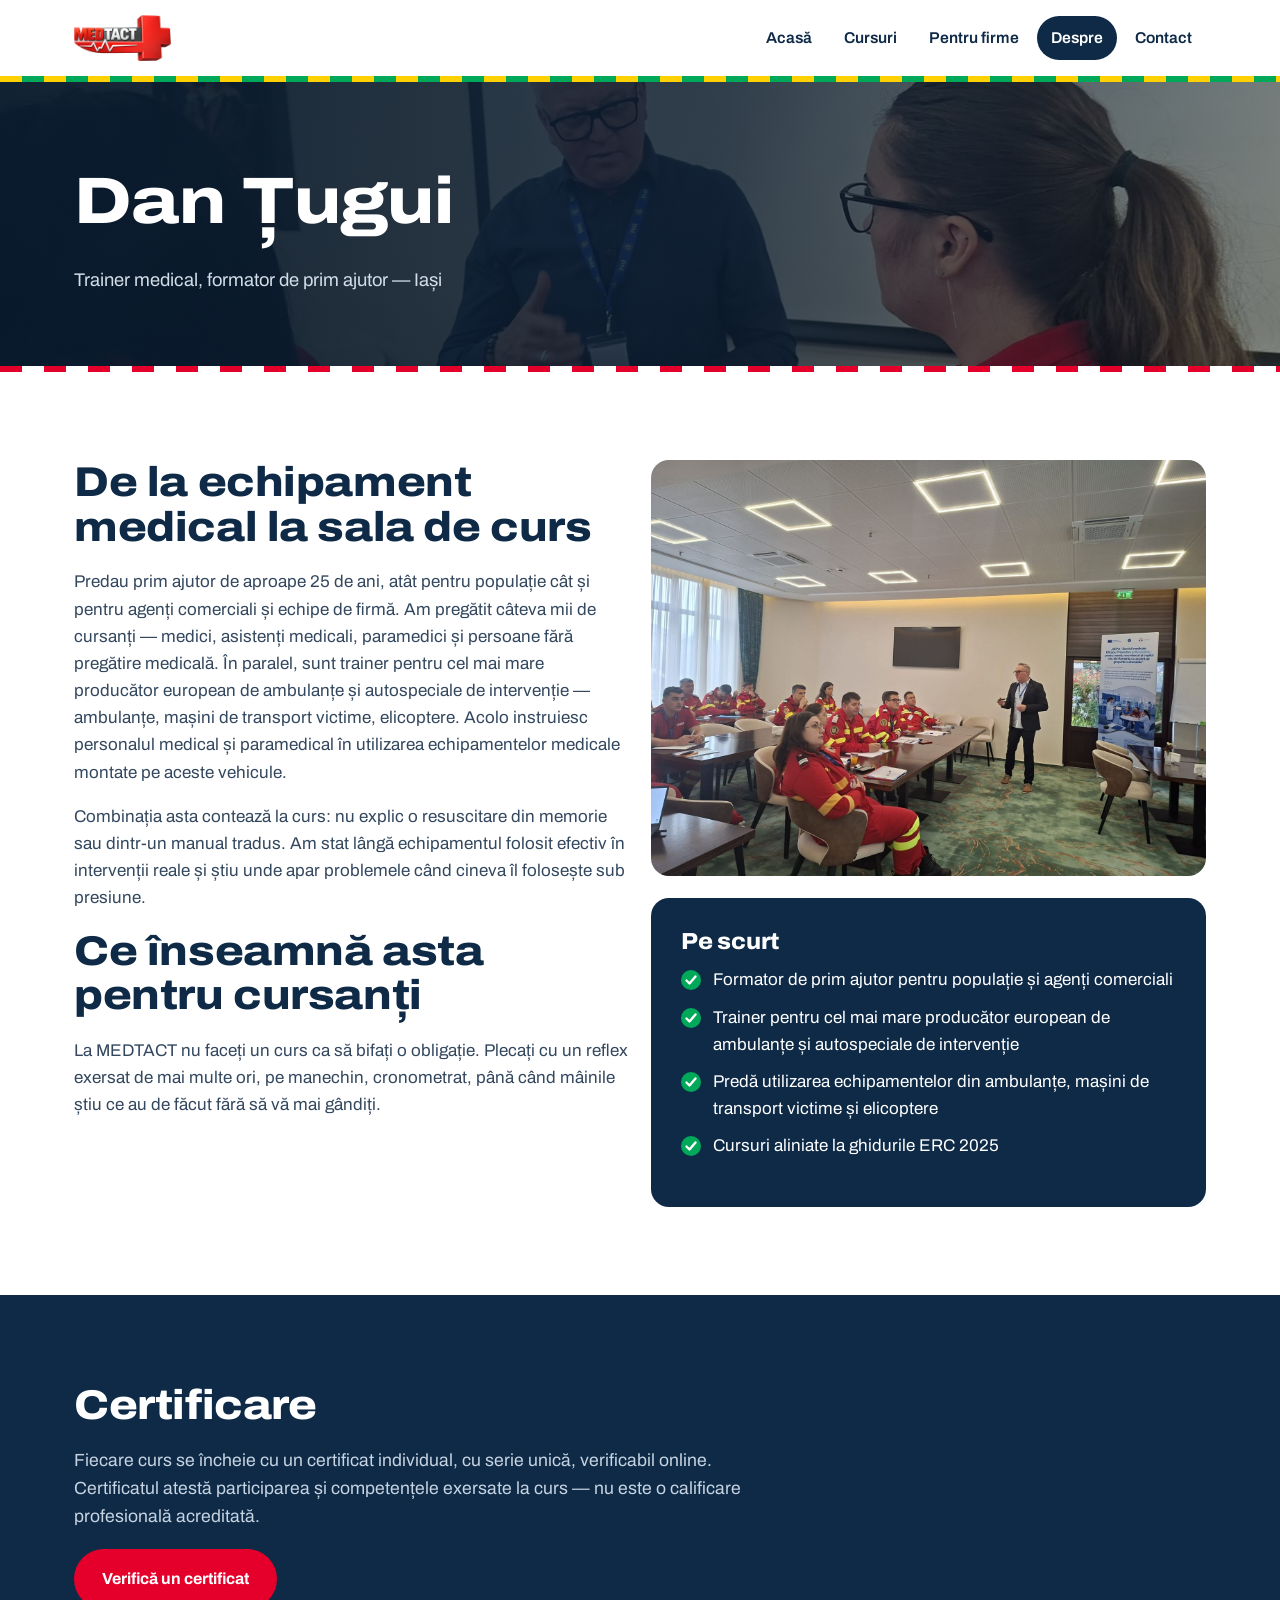
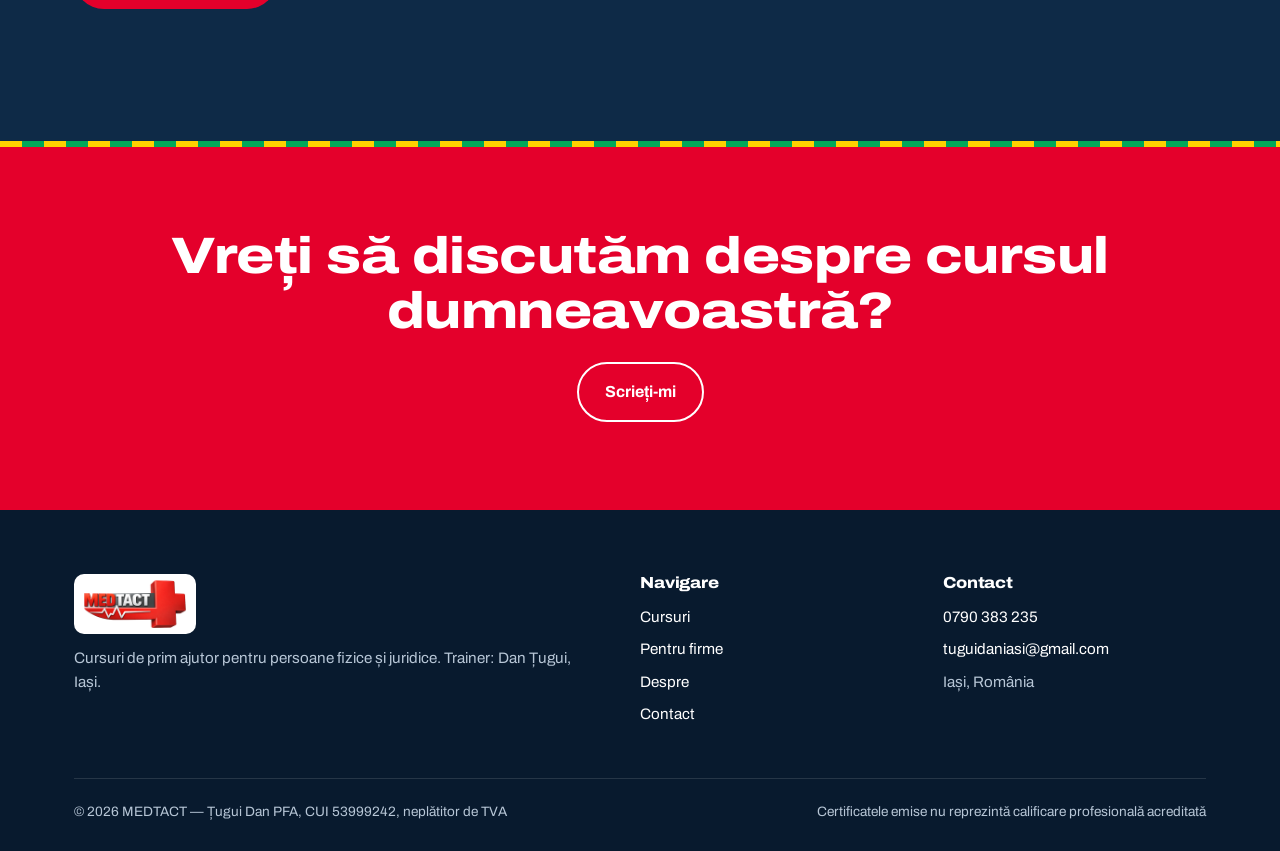
<file: despre.html>
<!DOCTYPE html>
<html lang="ro">
<head>
<meta charset="UTF-8">
<meta name="viewport" content="width=device-width, initial-scale=1.0">
<title>Despre Dan Țugui — MEDTACT</title>
<meta name="description" content="Dan Țugui, formator de prim ajutor și trainer medical pentru echipamente de intervenție. Cine ține cursurile MEDTACT și de ce contează experiența lui.">
<link rel="canonical" href="https://medtact.ro/despre.html">
<meta property="og:type" content="website">
<meta property="og:site_name" content="MEDTACT">
<meta property="og:locale" content="ro_RO">
<meta property="og:title" content="Despre Dan Țugui — MEDTACT">
<meta property="og:description" content="Dan Țugui, formator de prim ajutor și trainer medical pentru echipamente de intervenție. Cine ține cursurile MEDTACT și de ce contează experiența lui.">
<meta property="og:url" content="https://medtact.ro/despre.html">
<meta property="og:image" content="https://medtact.ro/assets/og-image.png">
<meta property="og:image:width" content="1200">
<meta property="og:image:height" content="630">
<meta name="twitter:card" content="summary_large_image">
<meta name="twitter:title" content="Despre Dan Țugui — MEDTACT">
<meta name="twitter:description" content="Dan Țugui, formator de prim ajutor și trainer medical pentru echipamente de intervenție. Cine ține cursurile MEDTACT și de ce contează experiența lui.">
<meta name="twitter:image" content="https://medtact.ro/assets/og-image.png">
<link rel="icon" href="assets/favicon.ico">
<link rel="stylesheet" href="assets/style.css?v=6">
</head>
<body>

<header class="site-header">
  <div class="wrap">
    <a href="index.html" class="brand">
      <img src="assets/logo-cropped.png" alt="MEDTACT">
    </a>
    <nav class="main-nav">
      <ul>
        <li><a href="index.html">Acasă</a></li>
        <li><a href="cursuri.html">Cursuri</a></li>
        <li><a href="firme.html">Pentru firme</a></li>
        <li><a href="despre.html" class="active">Despre</a></li>
        <li><a href="contact.html">Contact</a></li>
      </ul>
    </nav>
    <button class="nav-toggle" aria-label="Meniu">☰</button>
  </div>
</header>

<section class="page-hero page-hero-photo" style="background-image:url('assets/curs-balon-ventilatie.jpg');">
  <div class="wrap">
    <h1>Dan Țugui</h1>
    <p>Trainer medical, formator de prim ajutor — Iași</p>
  </div>
</section>

<section>
  <div class="wrap">
    <div class="grid grid-2">
      <div>
        <h2>De la echipament medical la sala de curs</h2>
        <p>Predau prim ajutor de aproape 25 de ani, atât pentru populație cât și pentru agenți comerciali și echipe de firmă. Am pregătit câteva mii de cursanți — medici, asistenți medicali, paramedici și persoane fără pregătire medicală. În paralel, sunt trainer pentru cel mai mare producător european de ambulanțe și autospeciale de intervenție — ambulanțe, mașini de transport victime, elicoptere. Acolo instruiesc personalul medical și paramedical în utilizarea echipamentelor medicale montate pe aceste vehicule.</p>
        <p>Combinația asta contează la curs: nu explic o resuscitare din memorie sau dintr-un manual tradus. Am stat lângă echipamentul folosit efectiv în intervenții reale și știu unde apar problemele când cineva îl folosește sub presiune.</p>
        <h2>Ce înseamnă asta pentru cursanți</h2>
        <p>La MEDTACT nu faceți un curs ca să bifați o obligație. Plecați cu un reflex exersat de mai multe ori, pe manechin, cronometrat, până când mâinile știu ce au de făcut fără să vă mai gândiți.</p>
      </div>
      <div>
      <figure class="portrait" style="margin:0 0 22px;"><img src="assets/curs-prezentare.jpg" alt="Dan Țugui predând la un curs pentru echipaje de intervenție" style="object-position:68% center;"></figure>
      <div class="box box-navy">
        <h3>Pe scurt</h3>
        <ul class="check-list">
          <li>Formator de prim ajutor pentru populație și agenți comerciali</li>
          <li>Trainer pentru cel mai mare producător european de ambulanțe și autospeciale de intervenție</li>
          <li>Predă utilizarea echipamentelor din ambulanțe, mașini de transport victime și elicoptere</li>
          <li>Cursuri aliniate la ghidurile ERC 2025</li>
        </ul>
      </div>
      </div>
    </div>
  </div>
</section>

<section class="dark">
  <div class="wrap">
    <div class="section-head">
      <h2>Certificare</h2>
      <p>Fiecare curs se încheie cu un certificat individual, cu serie unică, verificabil online. Certificatul atestă participarea și competențele exersate la curs — nu este o calificare profesională acreditată.</p>
      <a href="https://tuguidaniasi-wq.github.io/medtact-verify/" class="btn btn-primary" target="_blank" rel="noopener">Verifică un certificat</a>
    </div>
  </div>
</section>

<section class="cta-banner">
  <div class="wrap">
    <h2>Vreți să discutăm despre cursul dumneavoastră?</h2>
    <a href="contact.html" class="btn btn-outline">Scrieți-mi</a>
  </div>
</section>

<footer class="site-footer">
  <div class="wrap">
    <div class="footer-grid">
      <div>
        <img src="assets/logo-cropped.png" alt="MEDTACT" style="height:36px;margin-bottom:12px;">
        <p>Cursuri de prim ajutor pentru persoane fizice și juridice. Trainer: Dan Țugui, Iași.</p>
      </div>
      <div>
        <h4>Navigare</h4>
        <ul>
          <li><a href="cursuri.html">Cursuri</a></li>
          <li><a href="firme.html">Pentru firme</a></li>
          <li><a href="despre.html">Despre</a></li>
          <li><a href="contact.html">Contact</a></li>
        </ul>
      </div>
      <div>
        <h4>Contact</h4>
        <ul>
          <li><a href="tel:0790383235">0790 383 235</a></li>
          <li><a href="mailto:tuguidaniasi@gmail.com">tuguidaniasi@gmail.com</a></li>
          <li>Iași, România</li>
        </ul>
      </div>
    </div>
    <div class="footer-bottom">
      <span>© 2026 MEDTACT — Țugui Dan PFA, CUI 53999242, neplătitor de TVA</span>
      <span>Certificatele emise nu reprezintă calificare profesională acreditată</span>
    </div>
  </div>
</footer>


<a class="call-fab" href="tel:0790383235" aria-label="Sunați la 0790 383 235">Sună acum</a>
<dialog class="lightbox" aria-label="Fotografie mărită"><button class="lightbox-close" aria-label="Închide">×</button><img alt=""><p></p></dialog>
<script src="assets/main.js?v=4"></script>
</body>
</html>
</file>
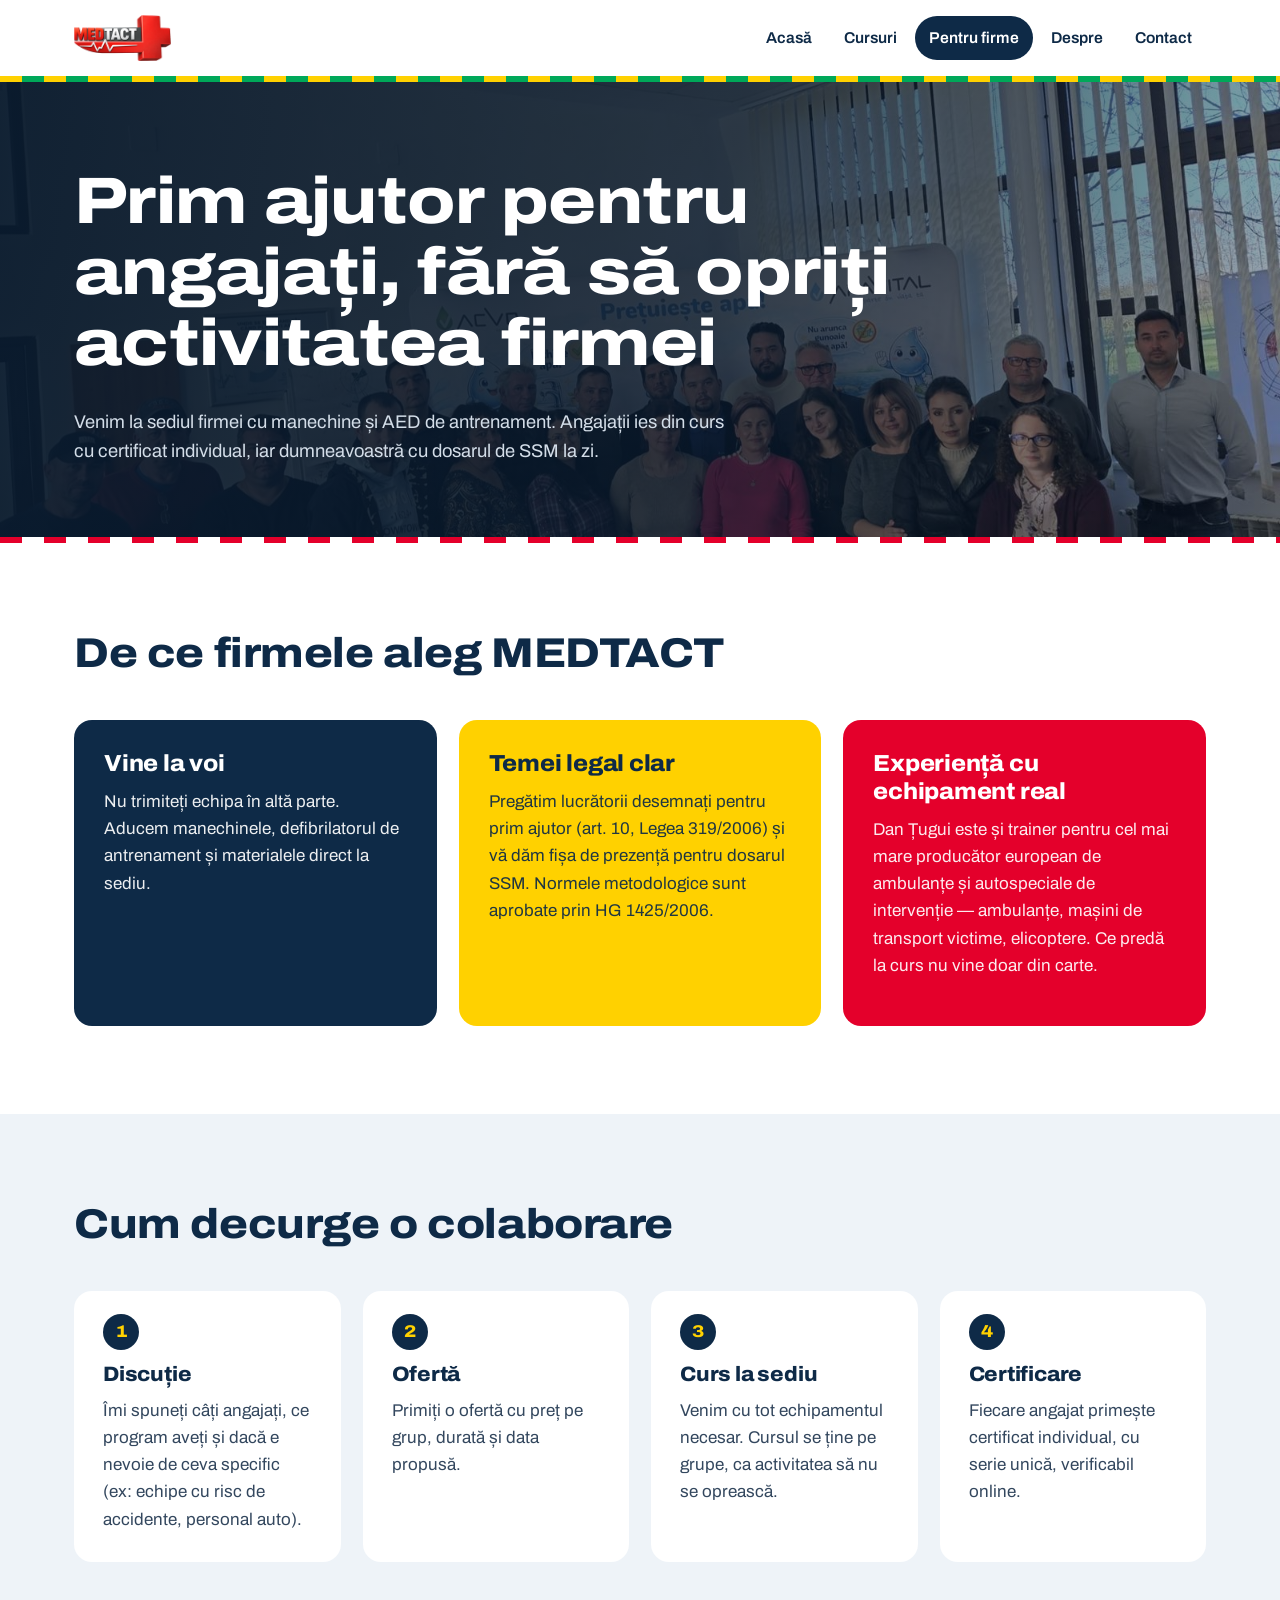
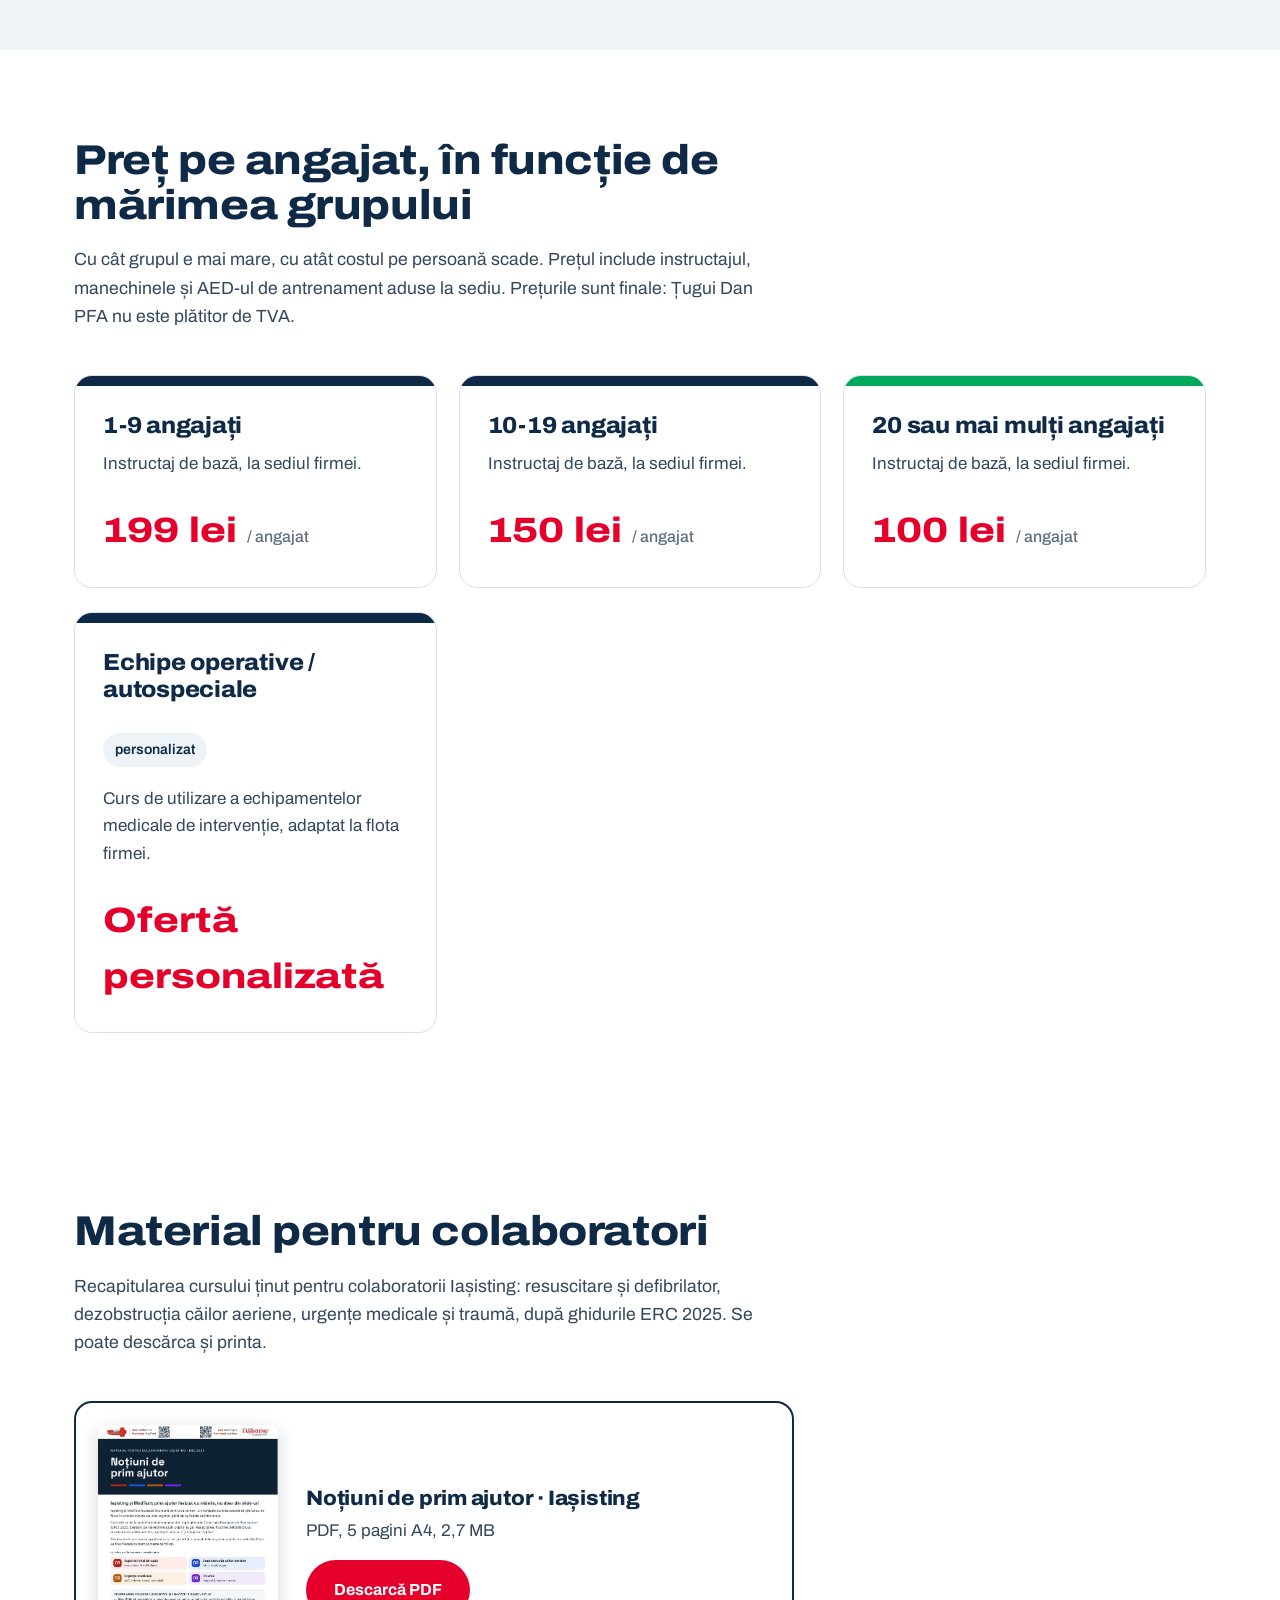
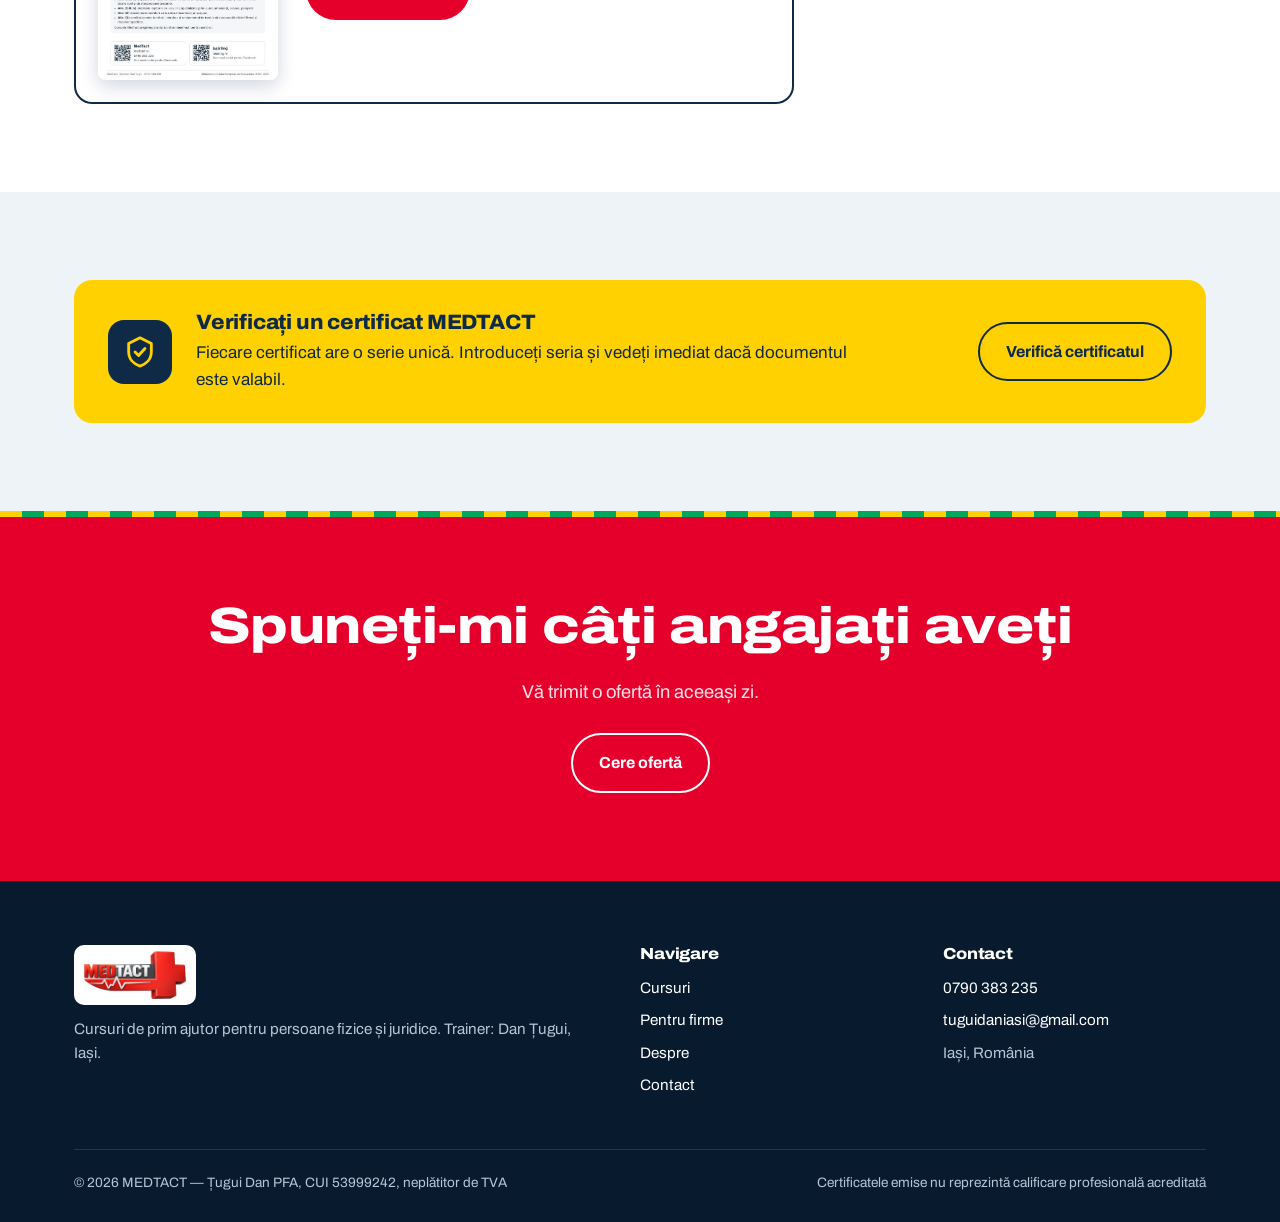
<file: firme.html>
<!DOCTYPE html>
<html lang="ro">
<head>
<meta charset="UTF-8">
<meta name="viewport" content="width=device-width, initial-scale=1.0">
<title>Cursuri de prim ajutor pentru firme — MEDTACT</title>
<meta name="description" content="Instructaj de prim ajutor pentru lucrătorii desemnați, conform art. 10 din Legea 319/2006. Curs la sediul firmei, certificare individuală, echipament adus la locație.">
<link rel="canonical" href="https://medtact.ro/firme.html">
<meta property="og:type" content="website">
<meta property="og:site_name" content="MEDTACT">
<meta property="og:locale" content="ro_RO">
<meta property="og:title" content="Cursuri de prim ajutor pentru firme — MEDTACT">
<meta property="og:description" content="Instructaj de prim ajutor pentru lucrătorii desemnați, conform art. 10 din Legea 319/2006. Curs la sediul firmei, certificare individuală, echipament adus la locație.">
<meta property="og:url" content="https://medtact.ro/firme.html">
<meta property="og:image" content="https://medtact.ro/assets/og-image.png">
<meta property="og:image:width" content="1200">
<meta property="og:image:height" content="630">
<meta name="twitter:card" content="summary_large_image">
<meta name="twitter:title" content="Cursuri de prim ajutor pentru firme — MEDTACT">
<meta name="twitter:description" content="Instructaj de prim ajutor pentru lucrătorii desemnați, conform art. 10 din Legea 319/2006. Curs la sediul firmei, certificare individuală, echipament adus la locație.">
<meta name="twitter:image" content="https://medtact.ro/assets/og-image.png">
<link rel="icon" href="assets/favicon.ico">
<link rel="stylesheet" href="assets/style.css?v=6">
</head>
<body>

<header class="site-header">
  <div class="wrap">
    <a href="index.html" class="brand">
      <img src="assets/logo-cropped.png" alt="MEDTACT">
    </a>
    <nav class="main-nav">
      <ul>
        <li><a href="index.html">Acasă</a></li>
        <li><a href="cursuri.html">Cursuri</a></li>
        <li><a href="firme.html" class="active">Pentru firme</a></li>
        <li><a href="despre.html">Despre</a></li>
        <li><a href="contact.html">Contact</a></li>
      </ul>
    </nav>
    <button class="nav-toggle" aria-label="Meniu">☰</button>
  </div>
</header>

<section class="page-hero page-hero-photo" style="background-image:url('assets/grup-absolventi-firma.jpg');">
  <div class="wrap">
    <h1>Prim ajutor pentru angajați, fără să opriți activitatea firmei</h1>
    <p>Venim la sediul firmei cu manechine și AED de antrenament. Angajații ies din curs cu certificat individual, iar dumneavoastră cu dosarul de SSM la zi.</p>
  </div>
</section>

<section>
  <div class="wrap">
    <div class="section-head">
      <h2>De ce firmele aleg MEDTACT</h2>
    </div>
    <div class="grid grid-3">
      <div class="box box-navy">
       <h3>Vine la voi</h3>
        <p>Nu trimiteți echipa în altă parte. Aducem manechinele, defibrilatorul de antrenament și materialele direct la sediu.</p>
      </div>
      <div class="box box-yellow">
       <h3>Temei legal clar</h3>
        <p>Pregătim lucrătorii desemnați pentru prim ajutor (art. 10, Legea 319/2006) și vă dăm fișa de prezență pentru dosarul SSM. Normele metodologice sunt aprobate prin HG 1425/2006.</p>
      </div>
      <div class="box box-red">
       <h3>Experiență cu echipament real</h3>
        <p>Dan Țugui este și trainer pentru cel mai mare producător european de ambulanțe și autospeciale de intervenție — ambulanțe, mașini de transport victime, elicoptere. Ce predă la curs nu vine doar din carte.</p>
      </div>
    </div>
  </div>
</section>

<section class="alt">
  <div class="wrap">
    <div class="section-head">
      <h2>Cum decurge o colaborare</h2>
    </div>
    <div class="grid grid-4 steps">
      <div class="card">
        <h3>Discuție</h3>
        <p>Îmi spuneți câți angajați, ce program aveți și dacă e nevoie de ceva specific (ex: echipe cu risc de accidente, personal auto).</p>
      </div>
      <div class="card">
        <h3>Ofertă</h3>
        <p>Primiți o ofertă cu preț pe grup, durată și data propusă.</p>
      </div>
      <div class="card">
        <h3>Curs la sediu</h3>
        <p>Venim cu tot echipamentul necesar. Cursul se ține pe grupe, ca activitatea să nu se oprească.</p>
      </div>
      <div class="card">
        <h3>Certificare</h3>
        <p>Fiecare angajat primește certificat individual, cu serie unică, verificabil online.</p>
      </div>
    </div>
  </div>
</section>

<section>
  <div class="wrap">
    <div class="section-head">
      <h2>Preț pe angajat, în funcție de mărimea grupului</h2>
      <p>Cu cât grupul e mai mare, cu atât costul pe persoană scade. Prețul include instructajul, manechinele și AED-ul de antrenament aduse la sediu. Prețurile sunt finale: Țugui Dan PFA nu este plătitor de TVA.</p>
    </div>
    <div class="grid grid-3">
      <div class="course-card">
       <h3>1-9 angajați</h3>
        <p>Instructaj de bază, la sediul firmei.</p>
        <div class="course-price">199 lei <span class="price-note">/ angajat</span></div>
      </div>
      <div class="course-card">
       <h3>10-19 angajați</h3>
        <p>Instructaj de bază, la sediul firmei.</p>
        <div class="course-price">150 lei <span class="price-note">/ angajat</span></div>
      </div>
      <div class="course-card">
       <h3>20 sau mai mulți angajați</h3>
        <p>Instructaj de bază, la sediul firmei.</p>
        <div class="course-price">100 lei <span class="price-note">/ angajat</span></div>
      </div>
    </div>
    <div class="grid grid-3" style="margin-top:24px;">
      <div class="course-card">
       <h3>Echipe operative / autospeciale</h3>
        <div class="course-meta"><span>personalizat</span></div>
        <p>Curs de utilizare a echipamentelor medicale de intervenție, adaptat la flota firmei.</p>
        <div class="course-price">Ofertă personalizată</div>
      </div>
    </div>
  </div>
</section>

<section>
  <div class="wrap">
    <div class="section-head">
      <h2>Material pentru colaboratori</h2>
      <p>Recapitularea cursului ținut pentru colaboratorii Iașisting: resuscitare și defibrilator, dezobstrucția căilor aeriene, urgențe medicale și traumă, după ghidurile ERC 2025. Se poate descărca și printa.</p>
    </div>
    <a class="material-card" href="assets/materiale/notiuni-prim-ajutor-iasisting.pdf" target="_blank" rel="noopener">
      <img src="assets/materiale/notiuni-prim-ajutor-iasisting-coperta.jpg" alt="Coperta materialului Noțiuni de prim ajutor, Iașisting și MedTact" width="496" height="702" loading="lazy">
      <div>
        <h3>Noțiuni de prim ajutor · Iașisting</h3>
        <p>PDF, 5 pagini A4, 2,7&nbsp;MB</p>
        <span class="btn btn-primary">Descarcă PDF</span>
      </div>
    </a>
  </div>
</section>

<section class="alt">
  <div class="wrap">
    <div class="verify-box">
      <div>
       <h3>Verificați un certificat MEDTACT</h3>
      <p>Fiecare certificat are o serie unică. Introduceți seria și vedeți imediat dacă documentul este valabil.</p>
      </div>
      <a href="https://tuguidaniasi-wq.github.io/medtact-verify/" class="btn btn-outline-dark" target="_blank" rel="noopener">Verifică certificatul</a>
    </div>
  </div>
</section>

<section class="cta-banner">
  <div class="wrap">
    <h2>Spuneți-mi câți angajați aveți</h2>
    <p>Vă trimit o ofertă în aceeași zi.</p>
    <a href="contact.html" class="btn btn-outline">Cere ofertă</a>
  </div>
</section>

<footer class="site-footer">
  <div class="wrap">
    <div class="footer-grid">
      <div>
        <img src="assets/logo-cropped.png" alt="MEDTACT" style="height:36px;margin-bottom:12px;">
        <p>Cursuri de prim ajutor pentru persoane fizice și juridice. Trainer: Dan Țugui, Iași.</p>
      </div>
      <div>
        <h4>Navigare</h4>
        <ul>
          <li><a href="cursuri.html">Cursuri</a></li>
          <li><a href="firme.html">Pentru firme</a></li>
          <li><a href="despre.html">Despre</a></li>
          <li><a href="contact.html">Contact</a></li>
        </ul>
      </div>
      <div>
        <h4>Contact</h4>
        <ul>
          <li><a href="tel:0790383235">0790 383 235</a></li>
          <li><a href="mailto:tuguidaniasi@gmail.com">tuguidaniasi@gmail.com</a></li>
          <li>Iași, România</li>
        </ul>
      </div>
    </div>
    <div class="footer-bottom">
      <span>© 2026 MEDTACT — Țugui Dan PFA, CUI 53999242, neplătitor de TVA</span>
      <span>Certificatele emise nu reprezintă calificare profesională acreditată</span>
    </div>
  </div>
</footer>


<a class="call-fab" href="tel:0790383235" aria-label="Sunați la 0790 383 235">Sună acum</a>
<dialog class="lightbox" aria-label="Fotografie mărită"><button class="lightbox-close" aria-label="Închide">×</button><img alt=""><p></p></dialog>
<script src="assets/main.js?v=4"></script>
</body>
</html>
</file>
<file: assets/style.css>
/* MEDTACT — stylesheet comun
   Paleta vine din livreaua autospecialelor de intervenție:
   roșu de salvare, galben fluorescent, verde AED, bleumarin. */

@font-face {
  font-family: "Archivo";
  src: url("fonts/archivo-latin-ext-standard-normal.woff2") format("woff2");
  font-weight: 100 900;
  font-stretch: 62% 125%;
  font-display: swap;
  unicode-range: U+0100-02BA, U+02BD-02C5, U+02C7-02CC, U+02CE-02D7, U+02DD-02FF, U+0304, U+0308, U+0329, U+1D00-1DBF, U+1E00-1E9F, U+1EF2-1EFF, U+2020, U+20A0-20AB, U+20AD-20C0, U+2113, U+2C60-2C7F, U+A720-A7FF;
}
@font-face {
  font-family: "Archivo";
  src: url("fonts/archivo-latin-standard-normal.woff2") format("woff2");
  font-weight: 100 900;
  font-stretch: 62% 125%;
  font-display: swap;
  unicode-range: U+0000-00FF, U+0131, U+0152-0153, U+02BB-02BC, U+02C6, U+02DA, U+02DC, U+0304, U+0308, U+0329, U+2000-206F, U+20AC, U+2122, U+2191, U+2193, U+2212, U+2215, U+FEFF, U+FFFD;
}

:root {
  --red: #e4002b;
  --red-dark: #b0001f;
  --yellow: #ffd100;
  --green: #00a859;
  --green-dark: #00803f;
  --navy: #0e2a47;
  --navy-deep: #081a2e;
  --ink: #0e2a47;
  --gray-dark: #33475e;
  --gray: #5e6f82;
  --mist: #eef3f8;
  --line: #d6e0ea;
  --white: #ffffff;
  --radius-s: 8px;
  --radius-l: 18px;
  --maxw: 1180px;
  --battenburg: repeating-linear-gradient(90deg, var(--yellow) 0 22px, var(--green) 22px 44px);
}

* { box-sizing: border-box; }
html { scroll-behavior: smooth; }
@media (prefers-reduced-motion: reduce) {
  html { scroll-behavior: auto; }
  *, *::before, *::after { animation: none !important; transition: none !important; }
}

body {
  margin: 0;
  font-family: "Archivo", "Segoe UI", Arial, sans-serif;
  font-size: 1.0625rem;
  color: var(--ink);
  background: var(--white);
  line-height: 1.6;
  -webkit-font-smoothing: antialiased;
}

img { max-width: 100%; display: block; }
a { color: var(--red); }
a:hover { color: var(--red-dark); }
:focus-visible { outline: 3px solid var(--yellow); outline-offset: 3px; border-radius: 4px; }

h1, h2, h3, h4 {
  font-family: inherit;
  font-stretch: 112%;
  font-weight: 800;
  line-height: 1.08;
  letter-spacing: -0.01em;
  margin: 0 0 0.45em;
  color: inherit;
}
h1 { font-size: clamp(2.2rem, 5.4vw, 4.1rem); font-stretch: 118%; }
h2 { font-size: clamp(1.7rem, 3.4vw, 2.6rem); }
h3 { font-size: 1.3rem; font-stretch: 105%; line-height: 1.2; }
h4 { font-size: 1rem; }
p { margin: 0 0 1em; color: var(--gray-dark); max-width: 68ch; }

.wrap { max-width: var(--maxw); margin: 0 auto; padding: 0 24px; }
section { padding: 88px 0; }
section.alt { background: var(--mist); }
section.dark { background: var(--navy); color: var(--white); }
section.dark p { color: #c7d4e2; }

/* ---------- Antet ---------- */
.site-header {
  position: sticky; top: 0; z-index: 50;
  background: rgba(255,255,255,0.96);
  backdrop-filter: blur(8px);
}
.site-header::after { content: ""; display: block; height: 6px; background: var(--battenburg); }
.site-header .wrap { display: flex; align-items: center; justify-content: space-between; height: 76px; }
.brand img { height: 46px; width: auto; }
.main-nav ul { list-style: none; margin: 0; padding: 0; display: flex; gap: 4px; }
.main-nav a {
  display: block; padding: 9px 14px; border-radius: 999px;
  color: var(--navy); text-decoration: none; font-weight: 600; font-size: 0.98rem;
}
.main-nav a:hover { background: var(--mist); color: var(--navy); }
.main-nav a.active { background: var(--navy); color: var(--white); }
.nav-toggle {
  display: none; background: none; border: 2px solid var(--navy); color: var(--navy);
  border-radius: var(--radius-s); width: 46px; height: 42px; font-size: 1.3rem; cursor: pointer;
}
@media (max-width: 860px) {
  .nav-toggle { display: block; }
  .main-nav { display: none; position: absolute; top: 82px; left: 0; right: 0; background: var(--white); border-bottom: 4px solid var(--navy); }
  .main-nav.open { display: block; }
  .main-nav ul { flex-direction: column; padding: 12px 16px 18px; }
  .main-nav a { padding: 13px 16px; font-size: 1.05rem; }
}

/* ---------- Butoane ---------- */
.btn {
  display: inline-flex; align-items: center; justify-content: center; gap: 10px;
  padding: 15px 26px; border-radius: 999px; border: 2px solid transparent;
  font: inherit; font-weight: 700; font-size: 1rem; text-decoration: none; cursor: pointer;
  transition: transform .15s ease, background-color .15s ease;
}
.btn:active { transform: translateY(1px); }
.btn-primary { background: var(--red); color: var(--white); }
.btn-primary:hover { background: var(--red-dark); color: var(--white); }
.btn-outline { border-color: currentColor; color: var(--white); background: transparent; }
.btn-outline:hover { background: var(--white); color: var(--navy); }
.btn-outline-dark { border-color: var(--navy); color: var(--navy); background: transparent; }
.btn-outline-dark:hover { background: var(--navy); color: var(--white); }
.btn-green { background: var(--green); color: var(--white); }
.btn-green:hover { background: var(--green-dark); color: var(--white); }
.btn-row { display: flex; flex-wrap: wrap; gap: 12px; margin-top: 28px; }

/* ---------- Hero pagina principală ---------- */
.hero {
  position: relative; overflow: hidden;
  background: var(--navy-deep); color: var(--white);
  padding: 72px 0 0;
}
.hero-photo::before {
  content: ""; position: absolute; inset: 0; z-index: 1;
  background: linear-gradient(100deg, rgba(8,26,46,.96) 0%, rgba(8,26,46,.86) 46%, rgba(8,26,46,.5) 100%);
}
.hero > .wrap, .hero > .ecg { z-index: 2; }
.hero .wrap { position: relative; }
.hero-grid { display: grid; grid-template-columns: 1.15fr 0.85fr; gap: 48px; align-items: center; }
.eyebrow { color: var(--yellow); font-weight: 700; font-size: 1rem; margin-bottom: 18px; }
.hero h1 { max-width: 14ch; }
.hero p.lead { color: #d3dde8; font-size: 1.2rem; max-width: 46ch; }
.ecg { display: block; position: relative; width: 100%; height: 90px; margin-top: 48px; }
.ecg path { fill: none; stroke: var(--green); stroke-width: 3; stroke-linejoin: round; stroke-linecap: round;
  stroke-dasharray: 2400; animation: ecg-draw 2.6s .3s ease-out both; }
@keyframes ecg-draw { from { stroke-dashoffset: 2400; } to { stroke-dashoffset: 0; } }

/* Metronom RCP — elementul semnătură */
.metronome {
  background: var(--white); color: var(--navy);
  border-radius: var(--radius-l); padding: 28px;
  box-shadow: 0 30px 60px -20px rgba(0,0,0,.55);
}
.metronome h2 { font-size: 1.35rem; font-stretch: 105%; margin-bottom: 6px; }
.metronome p { font-size: 0.95rem; color: var(--gray-dark); margin-bottom: 18px; }
.pulse-stage { display: grid; place-items: center; height: 190px; position: relative; }
.pulse {
  width: 120px; height: 120px; border-radius: 50%;
  background: var(--red); display: grid; place-items: center;
  color: var(--white); font-weight: 800; font-stretch: 115%; line-height: 1; text-align: center;
  position: relative; z-index: 1;
}
.pulse b { font-size: 2.3rem; display: block; }
.pulse small { font-size: 0.78rem; font-weight: 600; }
.pulse-ring { position: absolute; width: 120px; height: 120px; border-radius: 50%; border: 3px solid var(--red); opacity: 0; }
.metronome.is-on .pulse { animation: compress var(--beat, 545ms) ease-out infinite; }
.metronome.is-on .pulse-ring { animation: ring var(--beat, 545ms) ease-out infinite; }
@keyframes compress { 0% { transform: scale(1); } 18% { transform: scale(.86); } 45%, 100% { transform: scale(1); } }
@keyframes ring { 0% { transform: scale(.9); opacity: .9; } 100% { transform: scale(1.6); opacity: 0; } }
.metro-facts { display: grid; grid-template-columns: repeat(3, 1fr); gap: 8px; margin: 18px 0; }
.metro-facts div { background: var(--mist); border-radius: var(--radius-s); padding: 10px 8px; text-align: center; }
.metro-facts strong { display: block; font-size: 1.25rem; font-stretch: 112%; }
.metro-facts span { font-size: 0.78rem; color: var(--gray); }
.metronome .btn { width: 100%; }
.metro-source { font-size: 0.78rem; color: var(--gray); margin: 12px 0 0; }

/* ---------- Titluri de secțiune ---------- */
.section-head { margin-bottom: 44px; max-width: 760px; }
.section-head.center { text-align: center; margin-left: auto; margin-right: auto; }
.section-head.center p { margin-left: auto; margin-right: auto; }
.section-head p { font-size: 1.1rem; }

/* ---------- Grile ---------- */
.grid { display: grid; gap: 22px; }
.grid-2 { grid-template-columns: repeat(2, 1fr); }
.grid-3 { grid-template-columns: repeat(3, 1fr); }
.grid-4 { grid-template-columns: repeat(4, 1fr); }
@media (max-width: 960px) { .grid-4 { grid-template-columns: repeat(2, 1fr); } .grid-3 { grid-template-columns: 1fr 1fr; } }
@media (max-width: 680px) { .grid-2, .grid-3, .grid-4, .hero-grid { grid-template-columns: 1fr; } }

/* ---------- Casete ---------- */
.card {
  background: var(--white); border: 1px solid var(--line);
  border-radius: var(--radius-l); padding: 28px;
}
section.alt .card { border-color: transparent; }
.card h3 { margin-bottom: 10px; }
.card p:last-child { margin-bottom: 0; }
.card > a:not(.btn) { font-weight: 700; text-decoration: none; }

/* Casete pline, colorate după semnificație:
   roșu = intervenție, verde = AED, galben = lege și acte, bleumarin = firme */
.box { border-radius: var(--radius-l); padding: 30px; position: relative; overflow: hidden; }
.box h3 { font-size: 1.45rem; }
.box p { color: inherit; opacity: .92; }
.box-red { background: var(--red); color: var(--white); }
.box-green { background: var(--green); color: var(--white); }
.box-yellow { background: var(--yellow); color: var(--navy); }
.box-navy { background: var(--navy); color: var(--white); }
.box-photo { padding: 0; min-height: 320px; display: flex; align-items: flex-end; color: var(--white); background: var(--navy) center/cover; }
.box-photo .box-caption { padding: 24px 28px; background: linear-gradient(rgba(8,26,46,0), rgba(8,26,46,.85) 35%, rgba(8,26,46,.96)); width: 100%; padding-top: 70px; }
.box-photo .box-caption p { margin: 0; color: #e3eaf2; font-size: .95rem; }
.box-icon { width: 54px; height: 54px; border-radius: 14px; background: rgba(255,255,255,.18); display: grid; place-items: center; margin-bottom: 18px; }
.box-yellow .box-icon { background: rgba(14,42,71,.12); }
.box-icon svg { width: 28px; height: 28px; }

.bento { display: grid; gap: 18px; grid-template-columns: repeat(6, 1fr); }
.bento .span-2 { grid-column: span 2; }
.bento .span-3 { grid-column: span 3; }
.bento .span-4 { grid-column: span 4; }
@media (max-width: 960px) { .bento { grid-template-columns: 1fr 1fr; } .bento > * { grid-column: span 1 !important; } .bento .span-4 { grid-column: span 2 !important; } }
@media (max-width: 620px) { .bento { grid-template-columns: 1fr; } .bento > *, .bento .span-4 { grid-column: span 1 !important; } }

.tag {
  display: inline-block; font-size: 0.85rem; font-weight: 700;
  padding: 5px 12px; border-radius: 999px; margin-bottom: 16px;
  background: var(--mist); color: var(--navy);
}
.tag.red { background: var(--red); color: var(--white); }

/* ---------- Cifre ---------- */
.stats { display: grid; grid-template-columns: repeat(4, 1fr); gap: 0; border-radius: var(--radius-l); overflow: hidden; }
.stat { padding: 30px 26px; color: var(--white); }
.stat:nth-child(1) { background: var(--red); }
.stat:nth-child(2) { background: var(--navy); }
.stat:nth-child(3) { background: var(--green); }
.stat:nth-child(4) { background: var(--yellow); color: var(--navy); }
.stat .num { font-size: clamp(2.4rem, 4.5vw, 3.4rem); font-weight: 800; font-stretch: 120%; line-height: 1; }
.stat .label { margin-top: 10px; font-weight: 500; font-size: 0.98rem; }
@media (max-width: 860px) { .stats { grid-template-columns: 1fr 1fr; } }

/* ---------- Galerie ---------- */
.gallery { display: grid; gap: 14px; grid-template-columns: repeat(12, 1fr); grid-auto-rows: 150px; }
.gallery figure { margin: 0; position: relative; border-radius: var(--radius-l); overflow: hidden; background: var(--navy); }
.gallery img { width: 100%; height: 100%; object-fit: cover; transition: transform .5s ease; }
.gallery figure:hover img { transform: scale(1.04); }
.gallery figcaption {
  position: absolute; left: 12px; bottom: 12px; right: 12px;
  background: var(--white); color: var(--navy); font-size: .88rem; font-weight: 600;
  padding: 8px 12px; border-radius: var(--radius-s); width: fit-content; max-width: calc(100% - 24px);
}
.g-a { grid-column: span 7; grid-row: span 3; }
.g-b { grid-column: span 5; grid-row: span 2; }
.g-c { grid-column: span 5; grid-row: span 3; }
.g-d { grid-column: span 4; grid-row: span 2; }
.g-e { grid-column: span 3; grid-row: span 2; }
.g-f { grid-column: span 4; grid-row: span 3; }
.g-g { grid-column: span 8; grid-row: span 3; }
.g-h, .g-i, .g-j { grid-column: span 4; grid-row: span 2; }
@media (max-width: 760px) {
  .gallery { grid-template-columns: 1fr 1fr; grid-auto-rows: 190px; }
  .g-a { grid-column: span 2; grid-row: span 2; }
  .g-b, .g-c, .g-d, .g-e, .g-f, .g-h, .g-i, .g-j { grid-column: span 1; grid-row: span 1; }
  .g-g { grid-column: span 2; grid-row: span 2; }
  .gallery figcaption { font-size: .78rem; padding: 6px 9px; }
}

/* ---------- Pași ---------- */
.steps { counter-reset: pas; }
.steps .card { position: relative; padding-top: 70px; }
.steps .card::before {
  counter-increment: pas; content: counter(pas);
  position: absolute; top: 22px; left: 28px; width: 36px; height: 36px; border-radius: 50%;
  background: var(--navy); color: var(--yellow); display: grid; place-items: center;
  font-weight: 800; font-stretch: 115%;
}

/* ---------- Hero pagini interioare ---------- */
.page-hero { position: relative; background: var(--navy); color: var(--white); padding: 84px 0 76px; overflow: hidden; }
.page-hero h1 { max-width: 18ch; }
.page-hero p { color: #d3dde8; font-size: 1.15rem; max-width: 60ch; margin-bottom: 0; }
.page-hero-photo { background-color: var(--navy); background-position: center; background-size: cover; }
.page-hero-photo::before {
  content: ""; position: absolute; inset: 0;
  background: linear-gradient(100deg, rgba(8,26,46,.95) 0%, rgba(8,26,46,.8) 55%, rgba(8,26,46,.35) 100%);
}
.page-hero .wrap { position: relative; }
.page-hero::after { content: ""; position: absolute; left: 0; right: 0; bottom: 0; height: 6px; background: repeating-linear-gradient(90deg, var(--red) 0 22px, var(--white) 22px 44px); }

/* ---------- Cursuri ---------- */
.course-card {
  background: var(--white); border-radius: var(--radius-l); padding: 0 28px 28px;
  border: 1px solid var(--line); display: flex; flex-direction: column; overflow: hidden;
}
.course-card::before { content: ""; display: block; height: 10px; margin: 0 -28px 26px; background: var(--navy); }
.course-card:has(.tag.red)::before { background: var(--red); }
.grid > .course-card:nth-child(3)::before { background: var(--green); }
.course-card h3 { font-size: 1.45rem; }
.course-card .btn { margin-top: auto; align-self: flex-start; }
.course-meta { display: flex; flex-wrap: wrap; gap: 8px; margin: 18px 0; }
.course-meta span { background: var(--mist); border-radius: 999px; padding: 6px 12px; font-size: .88rem; font-weight: 600; color: var(--navy); }
.course-price { font-size: 2.2rem; font-weight: 800; font-stretch: 118%; color: var(--red); margin: 8px 0 0; }
.price-note { font-size: 1rem; color: var(--gray); font-weight: 500; font-stretch: 100%; }
.price-tiers { margin: 4px 0 22px; border-radius: var(--radius-s); overflow: hidden; }
.tier { display: flex; justify-content: space-between; align-items: baseline; padding: 11px 14px; background: var(--mist); }
.tier:nth-child(even) { background: #e2eaf3; }
.tier-range { font-weight: 600; color: var(--gray-dark); }
.tier-price { font-weight: 800; color: var(--red); font-stretch: 108%; }

.check-list { list-style: none; padding: 0; margin: 0 0 8px; }
.check-list li { position: relative; padding: 0 0 10px 32px; color: var(--gray-dark); }
.check-list li::before {
  content: ""; position: absolute; left: 0; top: 4px; width: 20px; height: 20px; border-radius: 50%;
  background: var(--green) url("data:image/svg+xml,%3Csvg xmlns='http://www.w3.org/2000/svg' viewBox='0 0 20 20'%3E%3Cpath d='M5.5 10.5l3 3 6-7' fill='none' stroke='white' stroke-width='2.4' stroke-linecap='round' stroke-linejoin='round'/%3E%3C/svg%3E") center/100%;
}
.dark .check-list li, .box .check-list li { color: inherit; }

/* ---------- Verificare certificat ---------- */
.verify-box {
  display: grid; grid-template-columns: auto 1fr auto; gap: 24px; align-items: center;
  background: var(--yellow); color: var(--navy); border-radius: var(--radius-l); padding: 30px 34px;
}
.verify-box::before {
  content: ""; width: 64px; height: 64px; border-radius: 16px; background: var(--navy) url("data:image/svg+xml,%3Csvg xmlns='http://www.w3.org/2000/svg' viewBox='0 0 24 24' fill='none' stroke='%23ffd100' stroke-width='2' stroke-linecap='round' stroke-linejoin='round'%3E%3Cpath d='M12 2l8 4v6c0 5-3.5 8.5-8 10-4.5-1.5-8-5-8-10V6z'/%3E%3Cpath d='M8.5 12l2.5 2.5 4.5-5'/%3E%3C/svg%3E") center/34px no-repeat;
}
.verify-box h3 { margin: 0 0 4px; }
.verify-box p { margin: 0; color: var(--navy); }
.verify-box .btn-outline-dark:hover { color: var(--yellow); }
@media (max-width: 760px) { .verify-box { grid-template-columns: 1fr; } }

/* ---------- Material descărcabil ---------- */
.material-card {
  display: grid; grid-template-columns: 180px 1fr; gap: 28px; align-items: center;
  background: var(--white); border: 2px solid var(--navy); border-radius: var(--radius-l);
  padding: 22px; color: var(--navy); text-decoration: none; max-width: 720px;
}
.material-card img { width: 100%; height: auto; border-radius: 8px; box-shadow: 0 6px 18px rgba(0,30,80,.18); }
.material-card h3 { margin: 0 0 6px; }
.material-card p { margin: 0 0 16px; }
.material-card:hover .btn, .material-card:focus-visible .btn { filter: brightness(1.08); }
@media (max-width: 560px) { .material-card { grid-template-columns: 110px 1fr; gap: 16px; padding: 16px; } }

/* ---------- Bandă de final ---------- */
.cta-banner { background: var(--red); color: var(--white); text-align: center; position: relative; }
.cta-banner::before { content: ""; position: absolute; top: 0; left: 0; right: 0; height: 6px; background: var(--battenburg); }
.cta-banner h2 { font-size: clamp(2rem, 4.6vw, 3.2rem); font-stretch: 120%; }
.cta-banner p { color: #ffe1e6; margin: 0 auto 26px; font-size: 1.15rem; }
.cta-banner .btn-row { justify-content: center; }

/* ---------- Subsol ---------- */
.site-footer { background: var(--navy-deep); color: #b7c6d6; padding: 64px 0 28px; font-size: .95rem; }
.site-footer p { color: #b7c6d6; }
.site-footer a { color: var(--white); text-decoration: none; }
.site-footer a:hover { color: var(--yellow); }
.site-footer h4 { color: var(--white); font-size: 1rem; margin-bottom: 14px; }
.site-footer img { background: var(--white); border-radius: 10px; padding: 6px 10px; height: 48px !important; box-sizing: content-box; }
.footer-grid { display: grid; grid-template-columns: 2fr 1fr 1fr; gap: 40px; }
.footer-grid ul { list-style: none; padding: 0; margin: 0; }
.footer-grid li { margin-bottom: 8px; }
.footer-bottom { display: flex; flex-wrap: wrap; justify-content: space-between; gap: 10px; margin-top: 44px; padding-top: 22px; border-top: 1px solid rgba(255,255,255,.12); font-size: .85rem; }
@media (max-width: 700px) { .footer-grid { grid-template-columns: 1fr; } }

/* ---------- Formular ---------- */
.contact-form { display: grid; gap: 16px; }
.contact-form label { display: block; font-weight: 700; margin-bottom: 6px; font-size: .95rem; }
.contact-form input, .contact-form select, .contact-form textarea {
  width: 100%; font: inherit; padding: 13px 15px; border: 2px solid var(--line); border-radius: var(--radius-s); background: var(--white); color: var(--ink);
}
.contact-form input:focus, .contact-form select:focus, .contact-form textarea:focus { border-color: var(--navy); outline: none; box-shadow: 0 0 0 4px rgba(255,209,0,.6); }
.contact-form textarea { min-height: 140px; resize: vertical; }
.form-row-2 { display: grid; grid-template-columns: 1fr 1fr; gap: 16px; }
@media (max-width: 600px) { .form-row-2 { grid-template-columns: 1fr; } }

/* ---------- Pagina Despre ---------- */
.portrait { border-radius: var(--radius-l); overflow: hidden; position: relative; }
.portrait img { width: 100%; height: 100%; object-fit: cover; aspect-ratio: 4/3; }

@media (max-width: 600px) {
  section { padding: 60px 0; }
  .hero { padding-top: 48px; }
  .card, .box { padding: 24px; }
}
@media (max-width: 480px) {
  .metronome { padding: 22px; }
  .metro-facts strong { font-size: 1.02rem; font-stretch: 100%; }
  .metro-facts span { font-size: .72rem; line-height: 1.3; display: block; }
}

/* ================= Dinamică ================= */

/* Antet care se strânge la derulare */
.site-header .wrap { transition: height .25s ease; }
.site-header .brand img { transition: height .25s ease; }
.site-header.scrolled { box-shadow: 0 8px 24px -12px rgba(8,26,46,.35); }
.site-header.scrolled .wrap { height: 62px; }
.site-header.scrolled .brand img { height: 38px; }
@media (max-width: 860px) { .site-header.scrolled .main-nav { top: 68px; } }

/* Fotografii hero care se schimbă lent */
.hero-slides { position: absolute; inset: 0; z-index: 0; }
.hero-slides span {
  position: absolute; inset: 0; background-size: cover; background-position: center;
  opacity: 0; animation: slide 21s infinite;
}
.hero-slides span:nth-child(2) { animation-delay: 7s; }
.hero-slides span:nth-child(3) { animation-delay: 14s; }
@keyframes slide {
  0% { opacity: 0; transform: scale(1.08); }
  6% { opacity: 1; }
  33% { opacity: 1; }
  40% { opacity: 0; transform: scale(1); }
  100% { opacity: 0; }
}
@media (prefers-reduced-motion: reduce) { .hero-slides span:first-child { opacity: 1; } }

/* Bandă derulantă */
.ticker { display: flex; overflow: hidden; background: var(--yellow); color: var(--navy); padding: 16px 0; }
.ticker-track { display: flex; flex-shrink: 0; gap: 0; margin: 0; padding: 0; list-style: none; animation: ticker 40s linear infinite; }
.ticker li { white-space: nowrap; font-weight: 800; font-stretch: 110%; font-size: 1.05rem; padding: 0 28px; display: flex; align-items: center; gap: 28px; }
.ticker li::after { content: ""; width: 10px; height: 10px; background: var(--red); transform: rotate(45deg); margin-left: 28px; }
.ticker:hover .ticker-track { animation-play-state: paused; }
@keyframes ticker { to { transform: translateX(-100%); } }

/* Primele minute — pași interactivi */
.first-minutes { background: var(--white); padding-top: 24px; }
.fm-tabs { list-style: none; margin: 0; padding: 0; display: grid; grid-template-columns: repeat(5, 1fr); gap: 10px; }
.fm-tabs button {
  width: 100%; font: inherit; font-weight: 700; font-size: .98rem; color: var(--navy); cursor: pointer;
  background: var(--mist); border: 2px solid transparent; border-radius: var(--radius-s);
  padding: 14px 12px; display: flex; align-items: center; gap: 10px; text-align: left;
  transition: background-color .2s ease, border-color .2s ease;
}
.fm-tabs button span {
  flex-shrink: 0; width: 30px; height: 30px; border-radius: 50%; display: grid; place-items: center;
  background: var(--white); color: var(--navy); font-weight: 800; font-stretch: 115%;
}
.fm-tabs button:hover { border-color: var(--navy); }
.fm-tabs button[aria-selected="true"] { background: var(--navy); color: var(--white); }
.fm-tabs button[aria-selected="true"] span { background: var(--yellow); }
.fm-progress { height: 6px; background: var(--mist); border-radius: 999px; margin: 14px 0 18px; overflow: hidden; }
.fm-progress i { display: block; height: 100%; width: 20%; background: var(--red); border-radius: 999px; transition: width .35s ease; }
.fm-panel { border-radius: var(--radius-l); padding: 34px 36px; min-height: 180px; animation: panel-in .35s ease; }
.fm-panel h3 { font-size: clamp(1.4rem, 2.6vw, 1.9rem); }
.fm-panel p { font-size: 1.15rem; color: inherit; margin: 0; max-width: 60ch; }
.fm-panel.box-red, .fm-panel.box-navy, .fm-panel.box-green { color: var(--white); }
@keyframes panel-in { from { opacity: 0; transform: translateY(8px); } to { opacity: 1; transform: none; } }
.fm-source { font-size: .85rem; color: var(--gray); margin-top: 14px; }
@media (max-width: 760px) {
  .fm-tabs { grid-template-columns: repeat(5, minmax(0,1fr)); gap: 6px; }
  .fm-tabs button { flex-direction: column; justify-content: center; text-align: center; font-size: .72rem; padding: 10px 4px; gap: 6px; line-height: 1.2; }
  .fm-panel { padding: 24px; }
}

/* Apariție la derulare — doar dacă JavaScript rulează și mișcarea e permisă */
.js-reveal .reveal { opacity: 0; transform: translateY(26px); transition: opacity .7s ease, transform .7s cubic-bezier(.2,.7,.2,1); }
.js-reveal .reveal.in { opacity: 1; transform: none; }

/* Galerie cu mărire */
.gallery figure { cursor: zoom-in; }
.lightbox { border: 0; padding: 0; background: transparent; max-width: min(1100px, 94vw); }
.lightbox::backdrop { background: rgba(8,26,46,.9); }
.lightbox img { max-height: 80vh; width: auto; margin: 0 auto; border-radius: var(--radius-s); }
.lightbox p { color: var(--white); text-align: center; margin: 12px auto 0; font-weight: 600; }
.lightbox-close { position: fixed; top: 16px; right: 18px; width: 48px; height: 48px; border-radius: 50%; border: 0; background: var(--white); color: var(--navy); font-size: 1.8rem; line-height: 1; cursor: pointer; }

/* Buton de apel fix, doar pe telefon */
.call-fab { display: none; }
@media (max-width: 760px) {
  .call-fab {
    display: flex; align-items: center; gap: 10px; position: fixed; right: 16px; bottom: 16px; z-index: 60;
    background: var(--red); color: var(--white); font-weight: 800; text-decoration: none;
    padding: 14px 20px 14px 16px; border-radius: 999px; box-shadow: 0 12px 28px -8px rgba(228,0,43,.6);
  }
  .call-fab::before {
    content: ""; width: 22px; height: 22px;
    background: url("data:image/svg+xml,%3Csvg xmlns='http://www.w3.org/2000/svg' viewBox='0 0 24 24' fill='none' stroke='white' stroke-width='2.2' stroke-linecap='round' stroke-linejoin='round'%3E%3Cpath d='M22 16.9v3a2 2 0 0 1-2.2 2 19.8 19.8 0 0 1-8.6-3.1 19.5 19.5 0 0 1-6-6A19.8 19.8 0 0 1 2.1 4.2 2 2 0 0 1 4.1 2h3a2 2 0 0 1 2 1.7c.1 1 .4 1.9.7 2.8a2 2 0 0 1-.5 2.1L8 9.9a16 16 0 0 0 6 6l1.3-1.3a2 2 0 0 1 2.1-.4c.9.3 1.8.6 2.8.7a2 2 0 0 1 1.7 2z'/%3E%3C/svg%3E") center/contain no-repeat;
  }
  .call-fab:hover { color: var(--white); background: var(--red-dark); }
  .site-footer { padding-bottom: 96px; }
}
.fm-tabs li { display: flex; } .fm-tabs button { height: 100%; }
</file>
